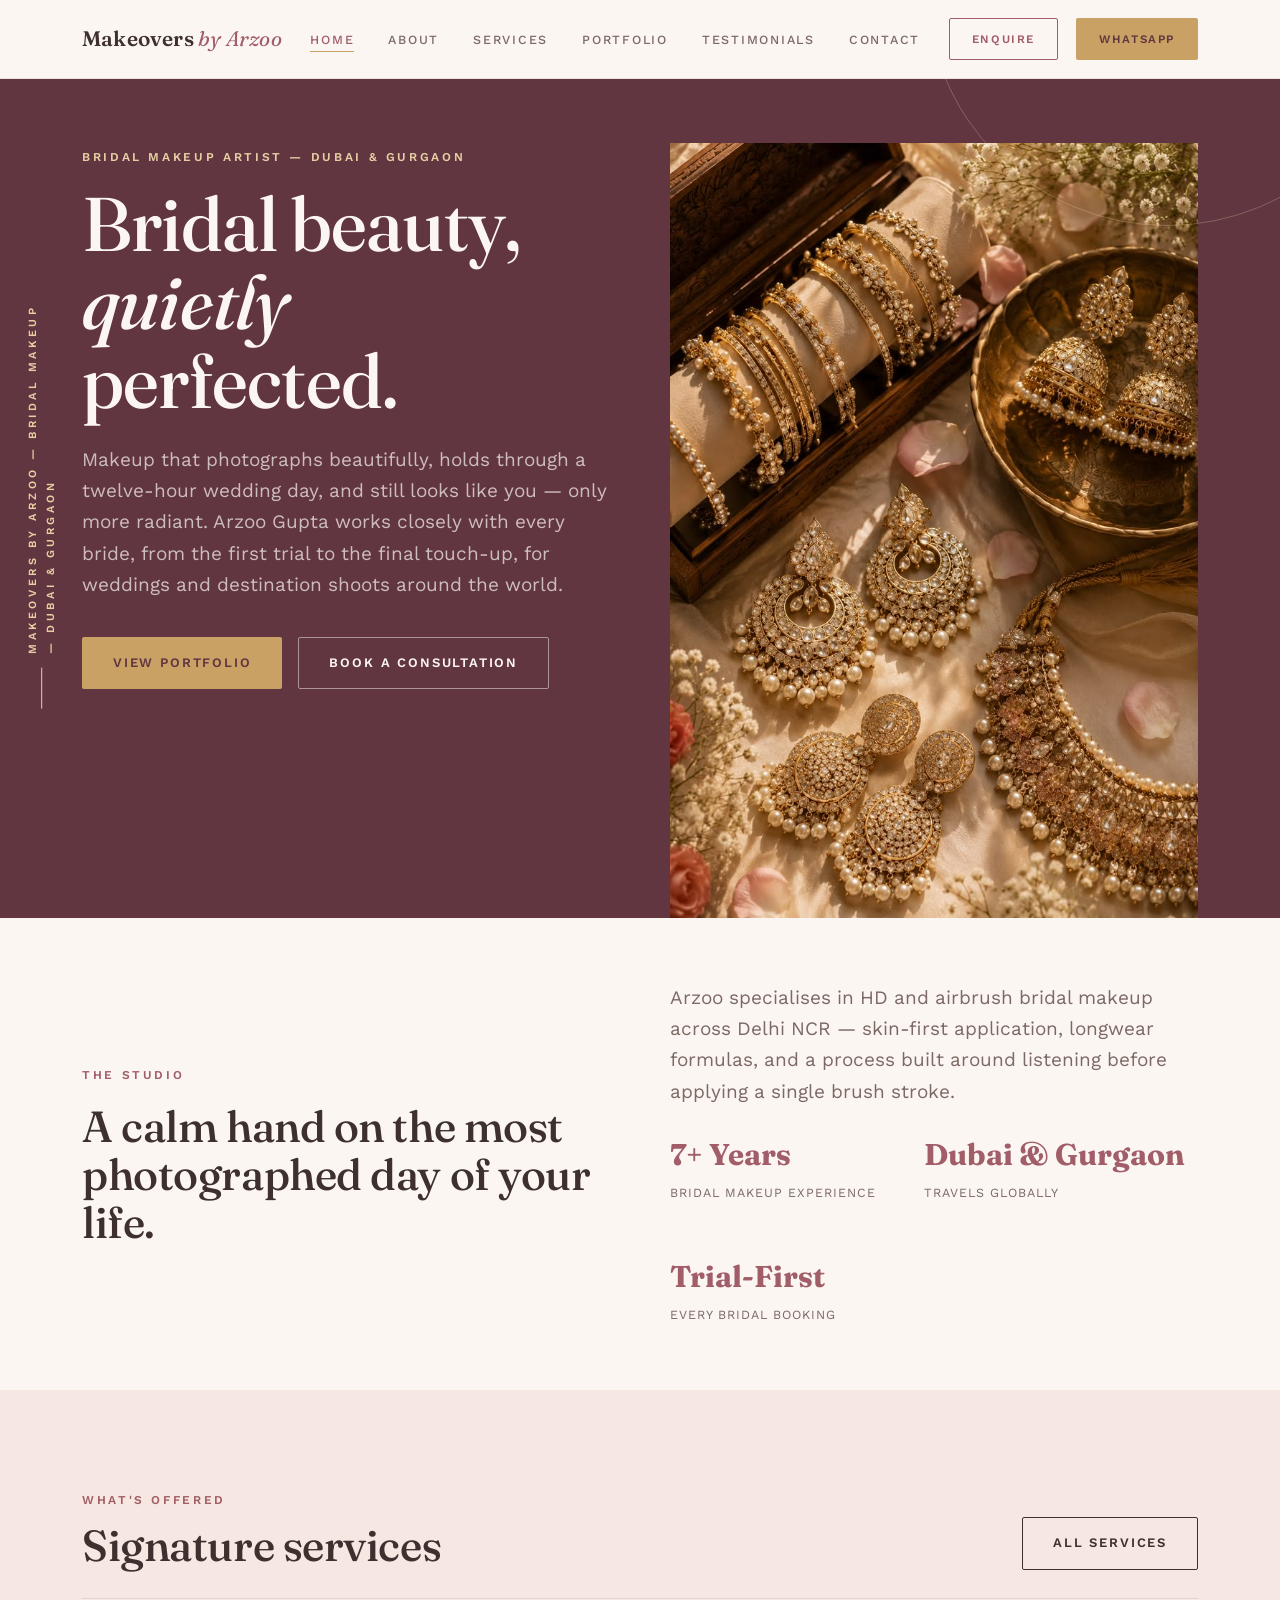
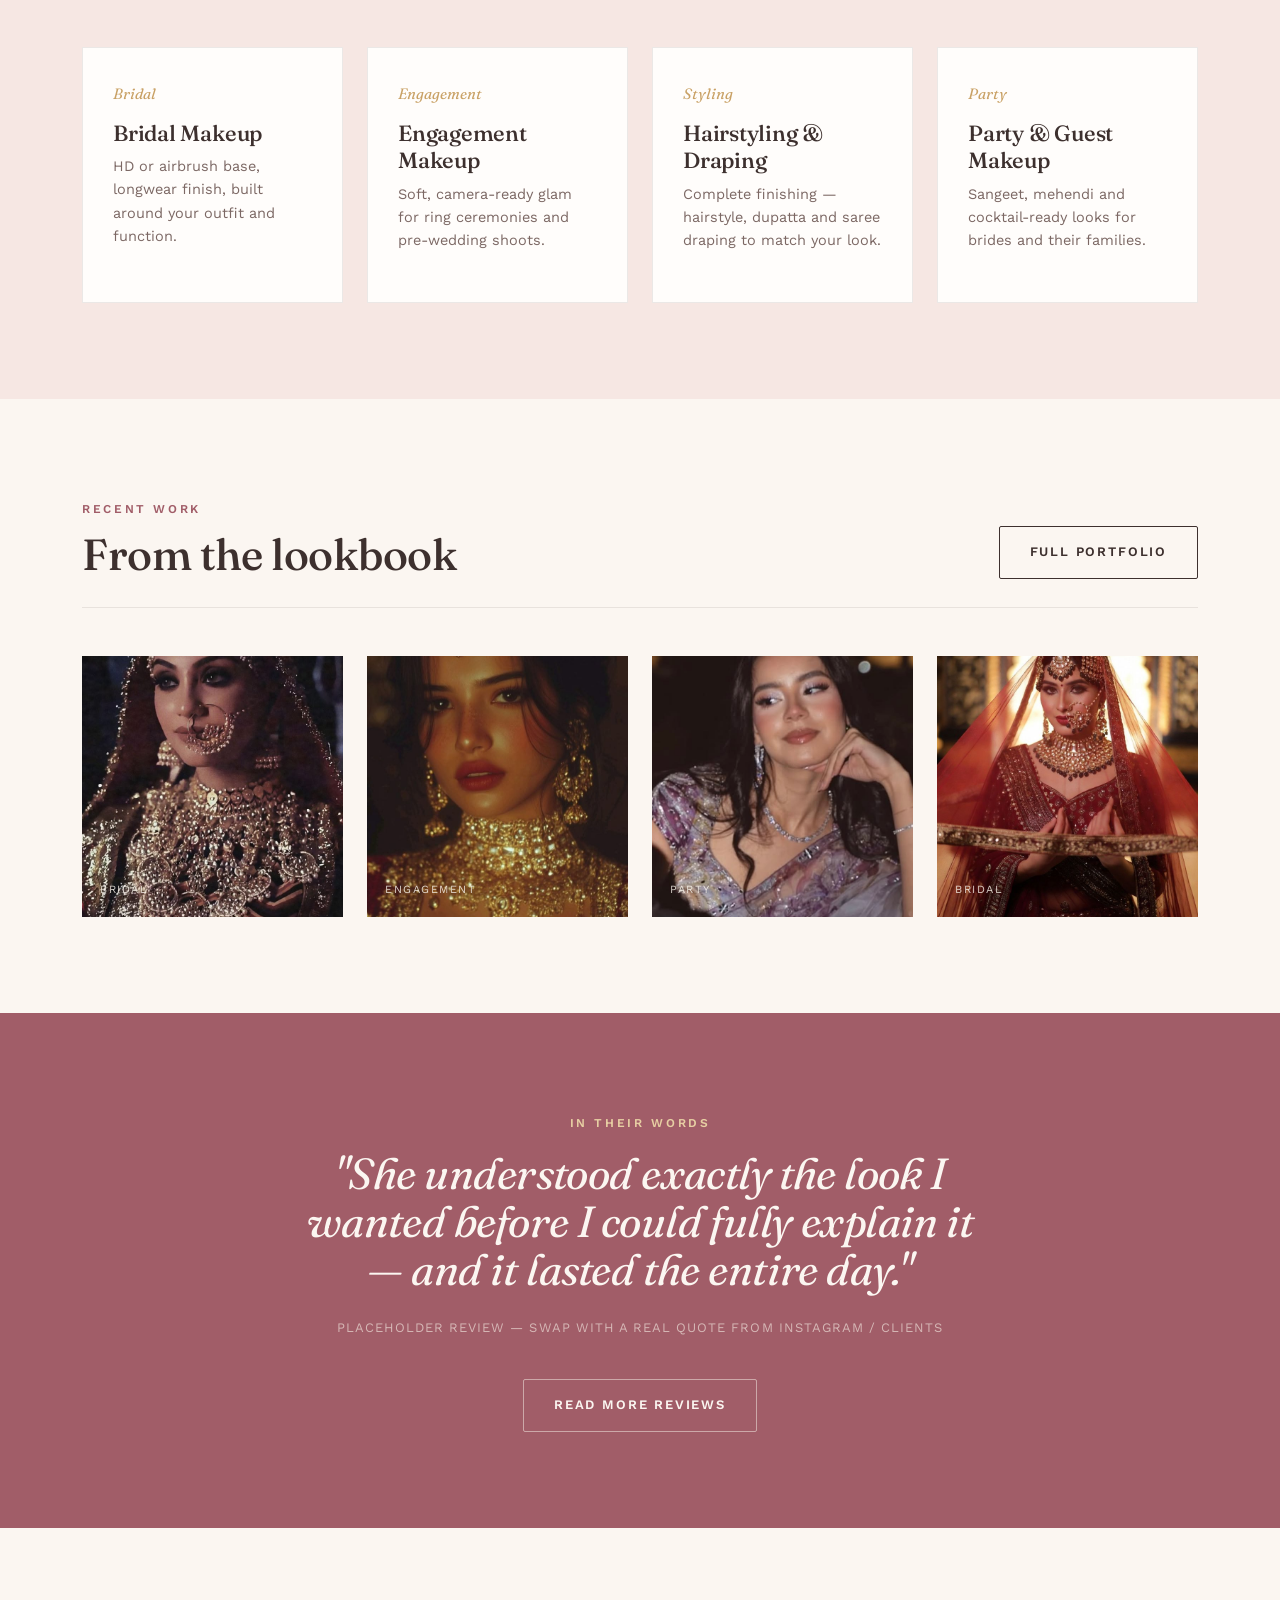
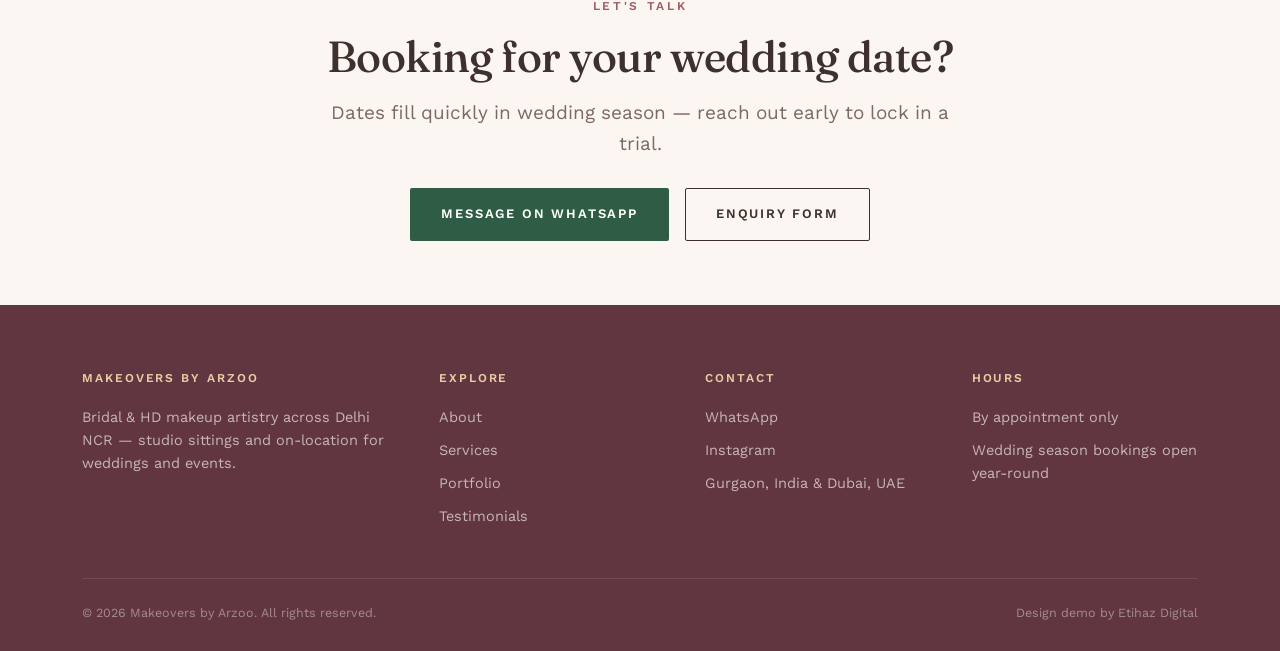
<file: index.html>
<!DOCTYPE html>
<html lang="en">
<head>
<meta charset="UTF-8">
<meta name="viewport" content="width=device-width, initial-scale=1.0">
<title>Makeovers by Arzoo — Bridal &amp; HD Makeup Artist, Delhi NCR</title>
<meta name="description" content="Makeovers by Arzoo — bridal, engagement and party makeup artistry in Delhi NCR. HD and airbrush finishes built to last through every function.">
<link rel="stylesheet" href="assets/styles.css">
</head>
<body>

<header class="site-header">
  <nav class="nav">
    <a href="index.html" class="logo"><b>Makeovers</b> <em>by Arzoo</em></a>
    <ul class="nav-links">
      <li><a href="index.html">Home</a></li>
      <li><a href="about.html">About</a></li>
      <li><a href="services.html">Services</a></li>
      <li><a href="portfolio.html">Portfolio</a></li>
      <li><a href="testimonials.html">Testimonials</a></li>
      <li><a href="contact.html">Contact</a></li>
    </ul>
    <div class="nav-cta">
      <a href="contact.html" class="btn btn-ghost on-dark">Enquire</a>
      <a href="https://wa.me/919996642716" class="btn btn-gold" target="_blank" rel="noopener">WhatsApp</a>
    </div>
    <button class="hamburger" aria-label="Open menu"><span></span><span></span><span></span></button>
  </nav>
</header>

<div class="mobile-menu">
  <button class="close-btn" aria-label="Close menu">&times;</button>
  <a href="index.html">Home</a>
  <a href="about.html">About</a>
  <a href="services.html">Services</a>
  <a href="portfolio.html">Portfolio</a>
  <a href="testimonials.html">Testimonials</a>
  <a href="contact.html">Contact</a>
</div>

<!-- HERO -->
<section class="page-hero" style="padding-top:64px; padding-bottom:0;">
  <span class="spine">Makeovers by Arzoo — Bridal Makeup — Dubai &amp; Gurgaon</span>
  <div class="wrap">
    <div class="grid-2" style="align-items:stretch;">
      <div style="padding-bottom:72px;">
        <span class="eyebrow">Bridal Makeup Artist — Dubai &amp; Gurgaon</span>
        <h1 class="mt-16">Bridal beauty,<br><em>quietly</em> perfected.</h1>
        <p class="lede mt-24">Makeup that photographs beautifully, holds through a twelve‑hour wedding day, and still looks like you — only more radiant. Arzoo Gupta works closely with every bride, from the first trial to the final touch‑up, for weddings and destination shoots around the world.</p>
        <div class="btn-row" style="display:flex; gap:16px; margin-top:36px; flex-wrap:wrap;">
          <a href="portfolio.html" class="btn btn-gold">View Portfolio</a>
          <a href="contact.html" class="btn btn-ghost on-dark">Book a Consultation</a>
        </div>
      </div>
      <div class="art-tile tall" style="align-self:end;">
        <img src="assets/images/hero-portrait.jpg" alt="Bridal look by Makeovers by Arzoo" loading="lazy" onerror="this.remove()">
        <span class="tag"></span>
      </div>
    </div>
  </div>
</section>

<!-- INTRO / STATS -->
<section class="section-tight">
  <div class="wrap grid-2">
    <div>
      <span class="eyebrow">The Studio</span>
      <h2 class="mt-16">A calm hand on the most photographed day of your life.</h2>
    </div>
    <div>
      <p class="lede">Arzoo specialises in HD and airbrush bridal makeup across Delhi NCR — skin‑first application, longwear formulas, and a process built around listening before applying a single brush stroke.</p>
      <div class="stat-row mt-24">
        <div class="stat"><b>7+ Years</b><span>Bridal Makeup Experience</span></div>
        <div class="stat"><b>Dubai &amp; Gurgaon</b><span>Travels Globally</span></div>
        <div class="stat"><b>Trial‑First</b><span>Every Bridal Booking</span></div>
      </div>
    </div>
  </div>
</section>

<!-- SERVICES PREVIEW -->
<section class="on-ivory-2">
  <div class="wrap">
    <div class="section-head">
      <div>
        <span class="eyebrow">What's Offered</span>
        <h2>Signature services</h2>
      </div>
      <a href="services.html" class="btn btn-ghost">All Services</a>
    </div>
    <div class="grid-4">
      <div class="card">
        <span class="num">Bridal</span>
        <h3>Bridal Makeup</h3>
        <p class="mt-8" style="font-size:14.5px;">HD or airbrush base, longwear finish, built around your outfit and function.</p>
      </div>
      <div class="card">
        <span class="num">Engagement</span>
        <h3>Engagement Makeup</h3>
        <p class="mt-8" style="font-size:14.5px;">Soft, camera‑ready glam for ring ceremonies and pre‑wedding shoots.</p>
      </div>
      <div class="card">
        <span class="num">Styling</span>
        <h3>Hairstyling &amp; Draping</h3>
        <p class="mt-8" style="font-size:14.5px;">Complete finishing — hairstyle, dupatta and saree draping to match your look.</p>
      </div>
      <div class="card">
        <span class="num">Party</span>
        <h3>Party &amp; Guest Makeup</h3>
        <p class="mt-8" style="font-size:14.5px;">Sangeet, mehendi and cocktail‑ready looks for brides and their families.</p>
      </div>
    </div>
  </div>
</section>

<!-- PORTFOLIO TEASER -->
<section>
  <div class="wrap">
    <div class="section-head">
      <div>
        <span class="eyebrow">Recent Work</span>
        <h2>From the lookbook</h2>
      </div>
      <a href="portfolio.html" class="btn btn-ghost">Full Portfolio</a>
    </div>
    <div class="grid-4">
      <div class="art-tile square"><img src="assets/images/bridal-1.jpg" alt="Bridal look" loading="lazy" onerror="this.remove()"><span class="tag">Bridal</span></div>
      <div class="art-tile square"><img src="assets/images/engagement-1.jpg" alt="Engagement look" loading="lazy" onerror="this.remove()"><span class="tag">Engagement</span></div>
      <div class="art-tile square"><img src="assets/images/party-1.jpg" alt="Party look" loading="lazy" onerror="this.remove()"><span class="tag">Party</span></div>
      <div class="art-tile square"><img src="assets/images/bridal-2.jpg" alt="Bridal look" loading="lazy" onerror="this.remove()"><span class="tag">Bridal</span></div>
    </div>
  </div>
</section>

<!-- TESTIMONIAL -->
<section class="on-wine">
  <div class="wrap center" style="max-width:760px;">
    <span class="eyebrow on-dark">In Their Words</span>
    <h2 class="mt-16" style="font-style:italic; font-weight:400;">"She understood exactly the look I wanted before I could fully explain it — and it lasted the entire day."</h2>
    <p class="mt-24" style="color:rgba(248,243,234,0.6); font-size:13px; letter-spacing:0.08em; text-transform:uppercase;">Placeholder review — swap with a real quote from Instagram / clients</p>
    <a href="testimonials.html" class="btn btn-ghost on-dark mt-24" style="display:inline-flex;">Read More Reviews</a>
  </div>
</section>

<!-- CTA -->
<section class="section-tight">
  <div class="wrap" style="text-align:center;">
    <span class="eyebrow">Let's Talk</span>
    <h2 class="mt-16">Booking for your wedding date?</h2>
    <p class="lede center mt-16">Dates fill quickly in wedding season — reach out early to lock in a trial.</p>
    <div class="btn-row" style="display:flex; gap:16px; justify-content:center; margin-top:28px; flex-wrap:wrap;">
      <a href="https://wa.me/919996642716" class="btn btn-wa" target="_blank" rel="noopener">Message on WhatsApp</a>
      <a href="contact.html" class="btn btn-ghost">Enquiry Form</a>
    </div>
  </div>
</section>

<footer>
  <div class="wrap">
    <div class="footer-grid">
      <div>
        <h4>Makeovers by Arzoo</h4>
        <p>Bridal &amp; HD makeup artistry across Delhi NCR — studio sittings and on‑location for weddings and events.</p>
      </div>
      <div>
        <h4>Explore</h4>
        <a href="about.html" style="display:block;">About</a>
        <a href="services.html" style="display:block;">Services</a>
        <a href="portfolio.html" style="display:block;">Portfolio</a>
        <a href="testimonials.html" style="display:block;">Testimonials</a>
      </div>
      <div>
        <h4>Contact</h4>
        <a href="https://wa.me/919996642716" style="display:block;">WhatsApp</a>
        <a href="https://www.instagram.com/makeoversbyarzoo" style="display:block;" target="_blank" rel="noopener">Instagram</a>
        <p>Gurgaon, India &amp; Dubai, UAE</p>
      </div>
      <div>
        <h4>Hours</h4>
        <p>By appointment only</p>
        <p>Wedding season bookings open year‑round</p>
      </div>
    </div>
    <div class="footer-bottom">
      <span>&copy; 2026 Makeovers by Arzoo. All rights reserved.</span>
      <span>Design demo by Etihaz Digital</span>
    </div>
  </div>
</footer>

<script src="assets/script.js"></script>
</body>
</html>
</file>
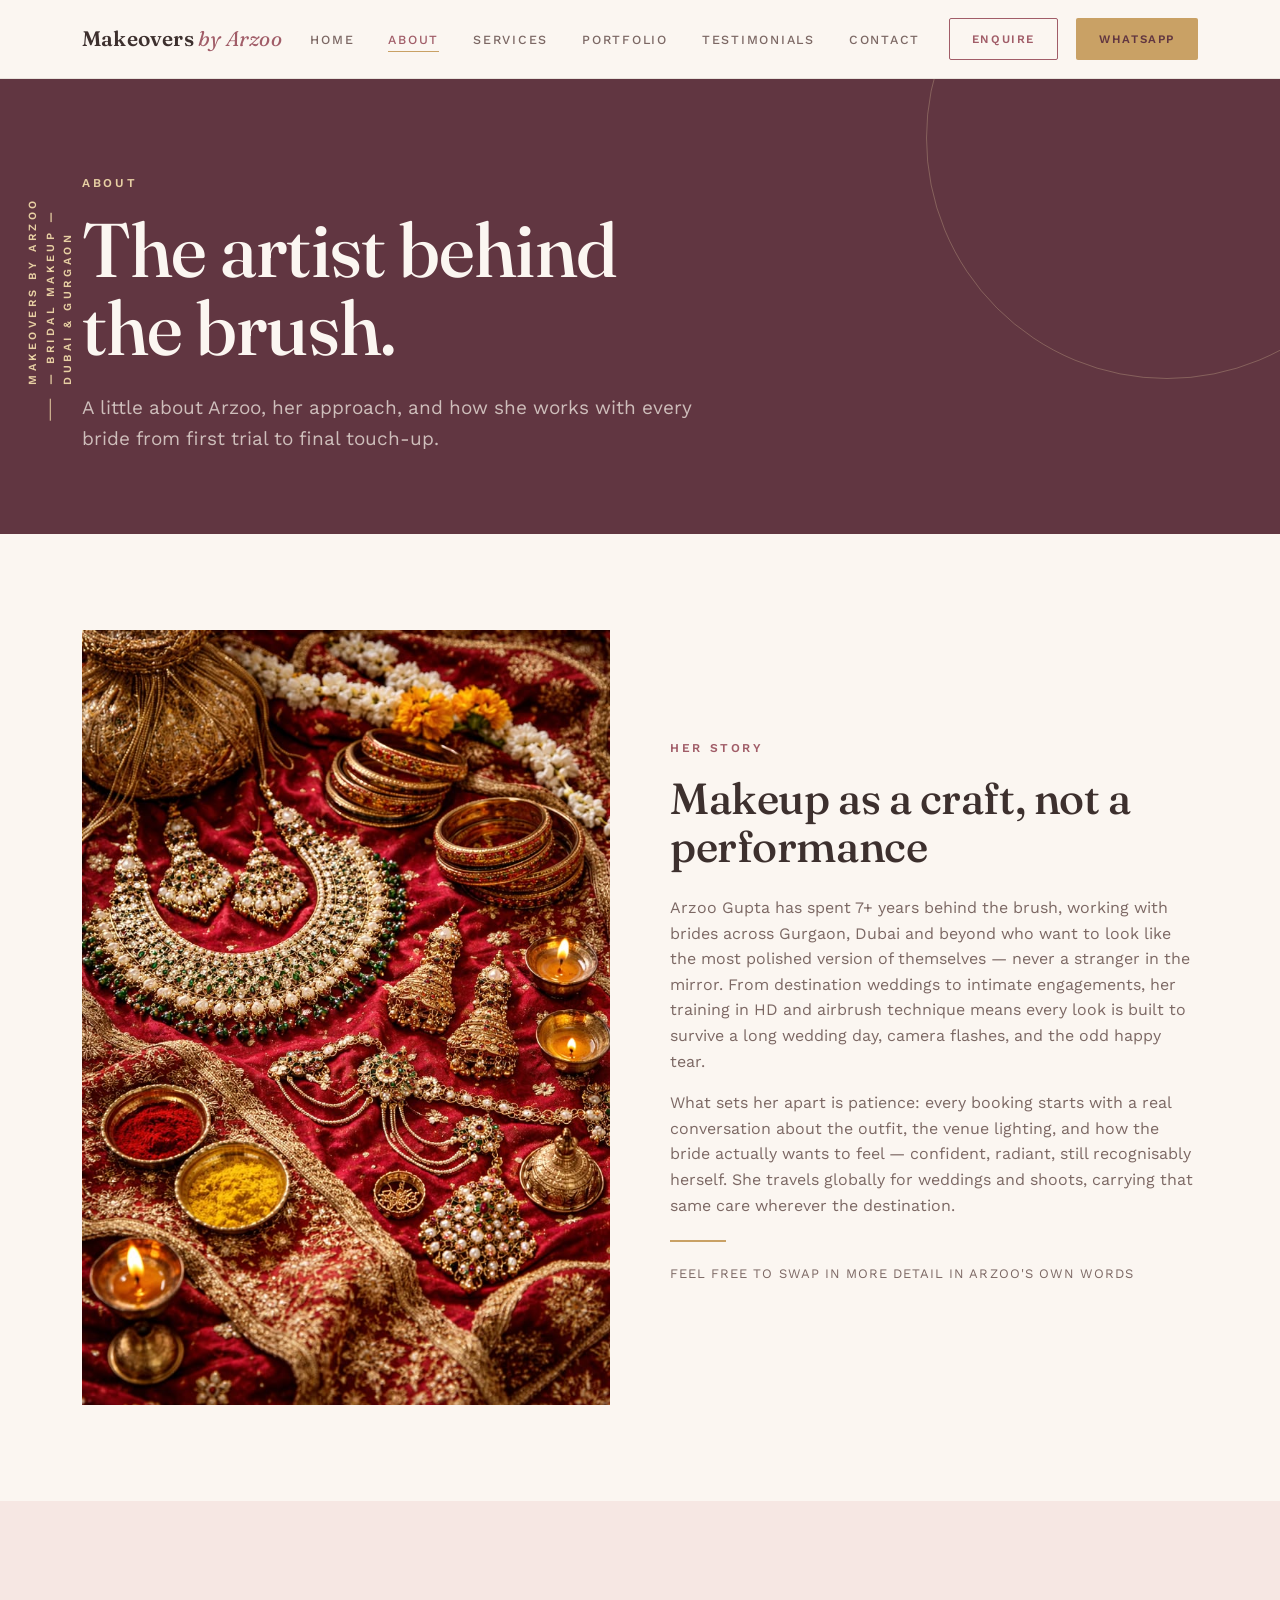
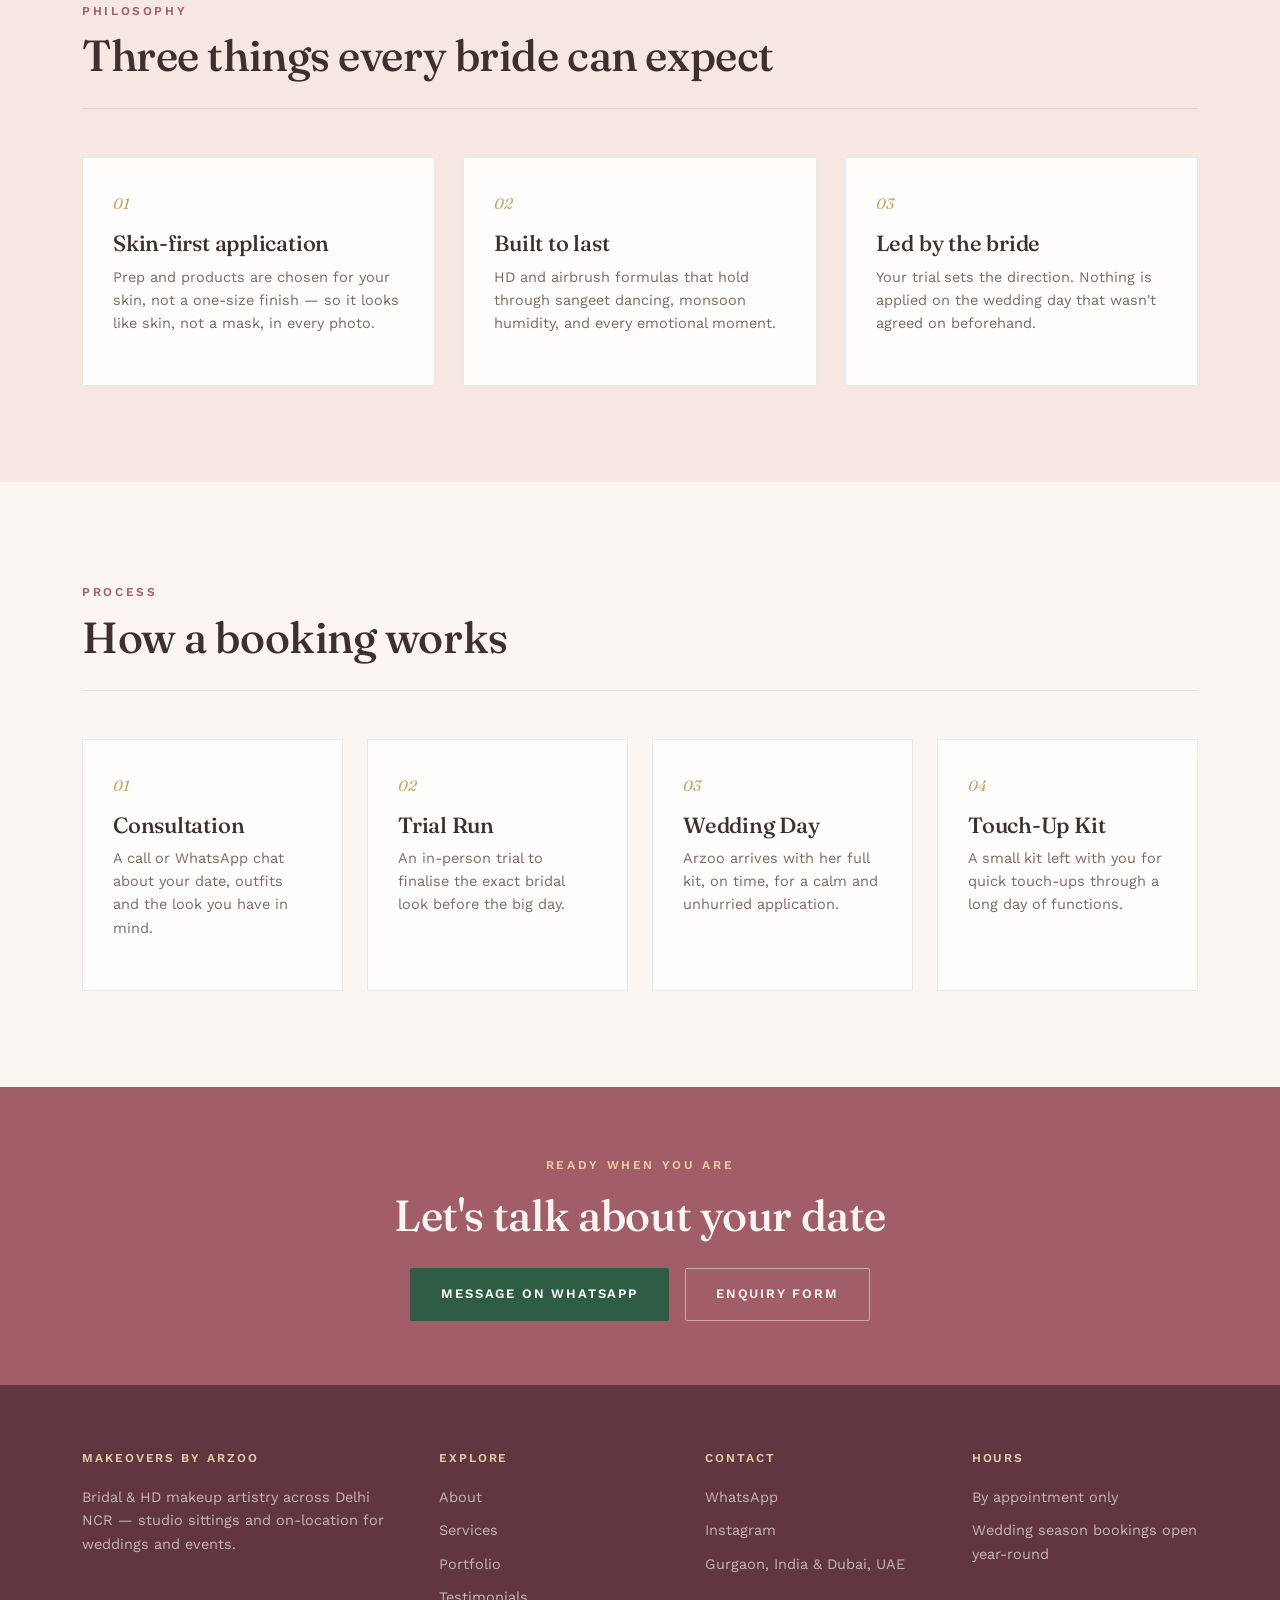
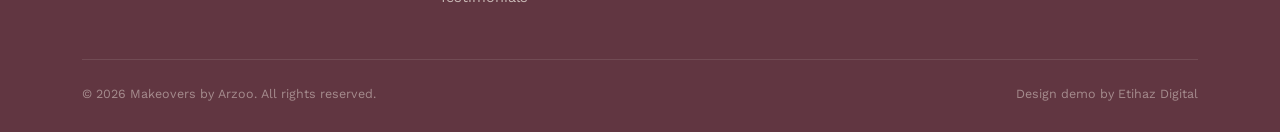
<file: about.html>
<!DOCTYPE html>
<html lang="en">
<head>
<meta charset="UTF-8">
<meta name="viewport" content="width=device-width, initial-scale=1.0">
<title>About Arzoo — Makeovers by Arzoo</title>
<link rel="stylesheet" href="assets/styles.css">
</head>
<body>

<header class="site-header">
  <nav class="nav">
    <a href="index.html" class="logo"><b>Makeovers</b> <em>by Arzoo</em></a>
    <ul class="nav-links">
      <li><a href="index.html">Home</a></li>
      <li><a href="about.html">About</a></li>
      <li><a href="services.html">Services</a></li>
      <li><a href="portfolio.html">Portfolio</a></li>
      <li><a href="testimonials.html">Testimonials</a></li>
      <li><a href="contact.html">Contact</a></li>
    </ul>
    <div class="nav-cta">
      <a href="contact.html" class="btn btn-ghost on-dark">Enquire</a>
      <a href="https://wa.me/919996642716" class="btn btn-gold" target="_blank" rel="noopener">WhatsApp</a>
    </div>
    <button class="hamburger" aria-label="Open menu"><span></span><span></span><span></span></button>
  </nav>
</header>

<div class="mobile-menu">
  <button class="close-btn" aria-label="Close menu">&times;</button>
  <a href="index.html">Home</a>
  <a href="about.html">About</a>
  <a href="services.html">Services</a>
  <a href="portfolio.html">Portfolio</a>
  <a href="testimonials.html">Testimonials</a>
  <a href="contact.html">Contact</a>
</div>

<section class="page-hero">
  <span class="spine">Makeovers by Arzoo — Bridal Makeup — Dubai &amp; Gurgaon</span>
  <div class="wrap">
    <span class="eyebrow">About</span>
    <h1 class="mt-16">The artist behind<br>the brush.</h1>
    <p class="lede mt-24">A little about Arzoo, her approach, and how she works with every bride from first trial to final touch‑up.</p>
  </div>
</section>

<section>
  <div class="wrap grid-2">
    <div class="art-tile tall"><img src="assets/images/about-portrait.jpg" alt="Arzoo Gupta, makeup artist" loading="lazy" onerror="this.remove()"><span class="tag"></span></div>
    <div>
      <span class="eyebrow">Her Story</span>
      <h2 class="mt-16">Makeup as a craft, not a performance</h2>
      <p class="mt-24">Arzoo Gupta has spent 7+ years behind the brush, working with brides across Gurgaon, Dubai and beyond who want to look like the most polished version of themselves — never a stranger in the mirror. From destination weddings to intimate engagements, her training in HD and airbrush technique means every look is built to survive a long wedding day, camera flashes, and the odd happy tear.</p>
      <p>What sets her apart is patience: every booking starts with a real conversation about the outfit, the venue lighting, and how the bride actually wants to feel — confident, radiant, still recognisably herself. She travels globally for weddings and shoots, carrying that same care wherever the destination.</p>
      <hr class="rule-gold">
      <p style="font-size:13px; letter-spacing:0.08em; text-transform:uppercase; color:var(--ink-soft);">Feel free to swap in more detail in Arzoo's own words</p>
    </div>
  </div>
</section>

<section class="on-ivory-2">
  <div class="wrap">
    <div class="section-head">
      <div>
        <span class="eyebrow">Philosophy</span>
        <h2>Three things every bride can expect</h2>
      </div>
    </div>
    <div class="grid-3">
      <div class="card">
        <span class="num">01</span>
        <h3>Skin‑first application</h3>
        <p class="mt-8" style="font-size:14.5px;">Prep and products are chosen for your skin, not a one‑size finish — so it looks like skin, not a mask, in every photo.</p>
      </div>
      <div class="card">
        <span class="num">02</span>
        <h3>Built to last</h3>
        <p class="mt-8" style="font-size:14.5px;">HD and airbrush formulas that hold through sangeet dancing, monsoon humidity, and every emotional moment.</p>
      </div>
      <div class="card">
        <span class="num">03</span>
        <h3>Led by the bride</h3>
        <p class="mt-8" style="font-size:14.5px;">Your trial sets the direction. Nothing is applied on the wedding day that wasn't agreed on beforehand.</p>
      </div>
    </div>
  </div>
</section>

<section>
  <div class="wrap">
    <div class="section-head">
      <div>
        <span class="eyebrow">Process</span>
        <h2>How a booking works</h2>
      </div>
    </div>
    <div class="grid-4">
      <div class="card">
        <span class="num">01</span>
        <h3>Consultation</h3>
        <p class="mt-8" style="font-size:14.5px;">A call or WhatsApp chat about your date, outfits and the look you have in mind.</p>
      </div>
      <div class="card">
        <span class="num">02</span>
        <h3>Trial Run</h3>
        <p class="mt-8" style="font-size:14.5px;">An in‑person trial to finalise the exact bridal look before the big day.</p>
      </div>
      <div class="card">
        <span class="num">03</span>
        <h3>Wedding Day</h3>
        <p class="mt-8" style="font-size:14.5px;">Arzoo arrives with her full kit, on time, for a calm and unhurried application.</p>
      </div>
      <div class="card">
        <span class="num">04</span>
        <h3>Touch‑Up Kit</h3>
        <p class="mt-8" style="font-size:14.5px;">A small kit left with you for quick touch‑ups through a long day of functions.</p>
      </div>
    </div>
  </div>
</section>

<section class="on-wine section-tight">
  <div class="wrap" style="text-align:center;">
    <span class="eyebrow on-dark">Ready When You Are</span>
    <h2 class="mt-16">Let's talk about your date</h2>
    <div class="btn-row" style="display:flex; gap:16px; justify-content:center; margin-top:28px; flex-wrap:wrap;">
      <a href="https://wa.me/919996642716" class="btn btn-wa" target="_blank" rel="noopener">Message on WhatsApp</a>
      <a href="contact.html" class="btn btn-ghost on-dark">Enquiry Form</a>
    </div>
  </div>
</section>

<footer>
  <div class="wrap">
    <div class="footer-grid">
      <div>
        <h4>Makeovers by Arzoo</h4>
        <p>Bridal &amp; HD makeup artistry across Delhi NCR — studio sittings and on‑location for weddings and events.</p>
      </div>
      <div>
        <h4>Explore</h4>
        <a href="about.html" style="display:block;">About</a>
        <a href="services.html" style="display:block;">Services</a>
        <a href="portfolio.html" style="display:block;">Portfolio</a>
        <a href="testimonials.html" style="display:block;">Testimonials</a>
      </div>
      <div>
        <h4>Contact</h4>
        <a href="https://wa.me/919996642716" style="display:block;">WhatsApp</a>
        <a href="https://www.instagram.com/makeoversbyarzoo" style="display:block;" target="_blank" rel="noopener">Instagram</a>
        <p>Gurgaon, India &amp; Dubai, UAE</p>
      </div>
      <div>
        <h4>Hours</h4>
        <p>By appointment only</p>
        <p>Wedding season bookings open year‑round</p>
      </div>
    </div>
    <div class="footer-bottom">
      <span>&copy; 2026 Makeovers by Arzoo. All rights reserved.</span>
      <span>Design demo by Etihaz Digital</span>
    </div>
  </div>
</footer>

<script src="assets/script.js"></script>
</body>
</html>
</file>
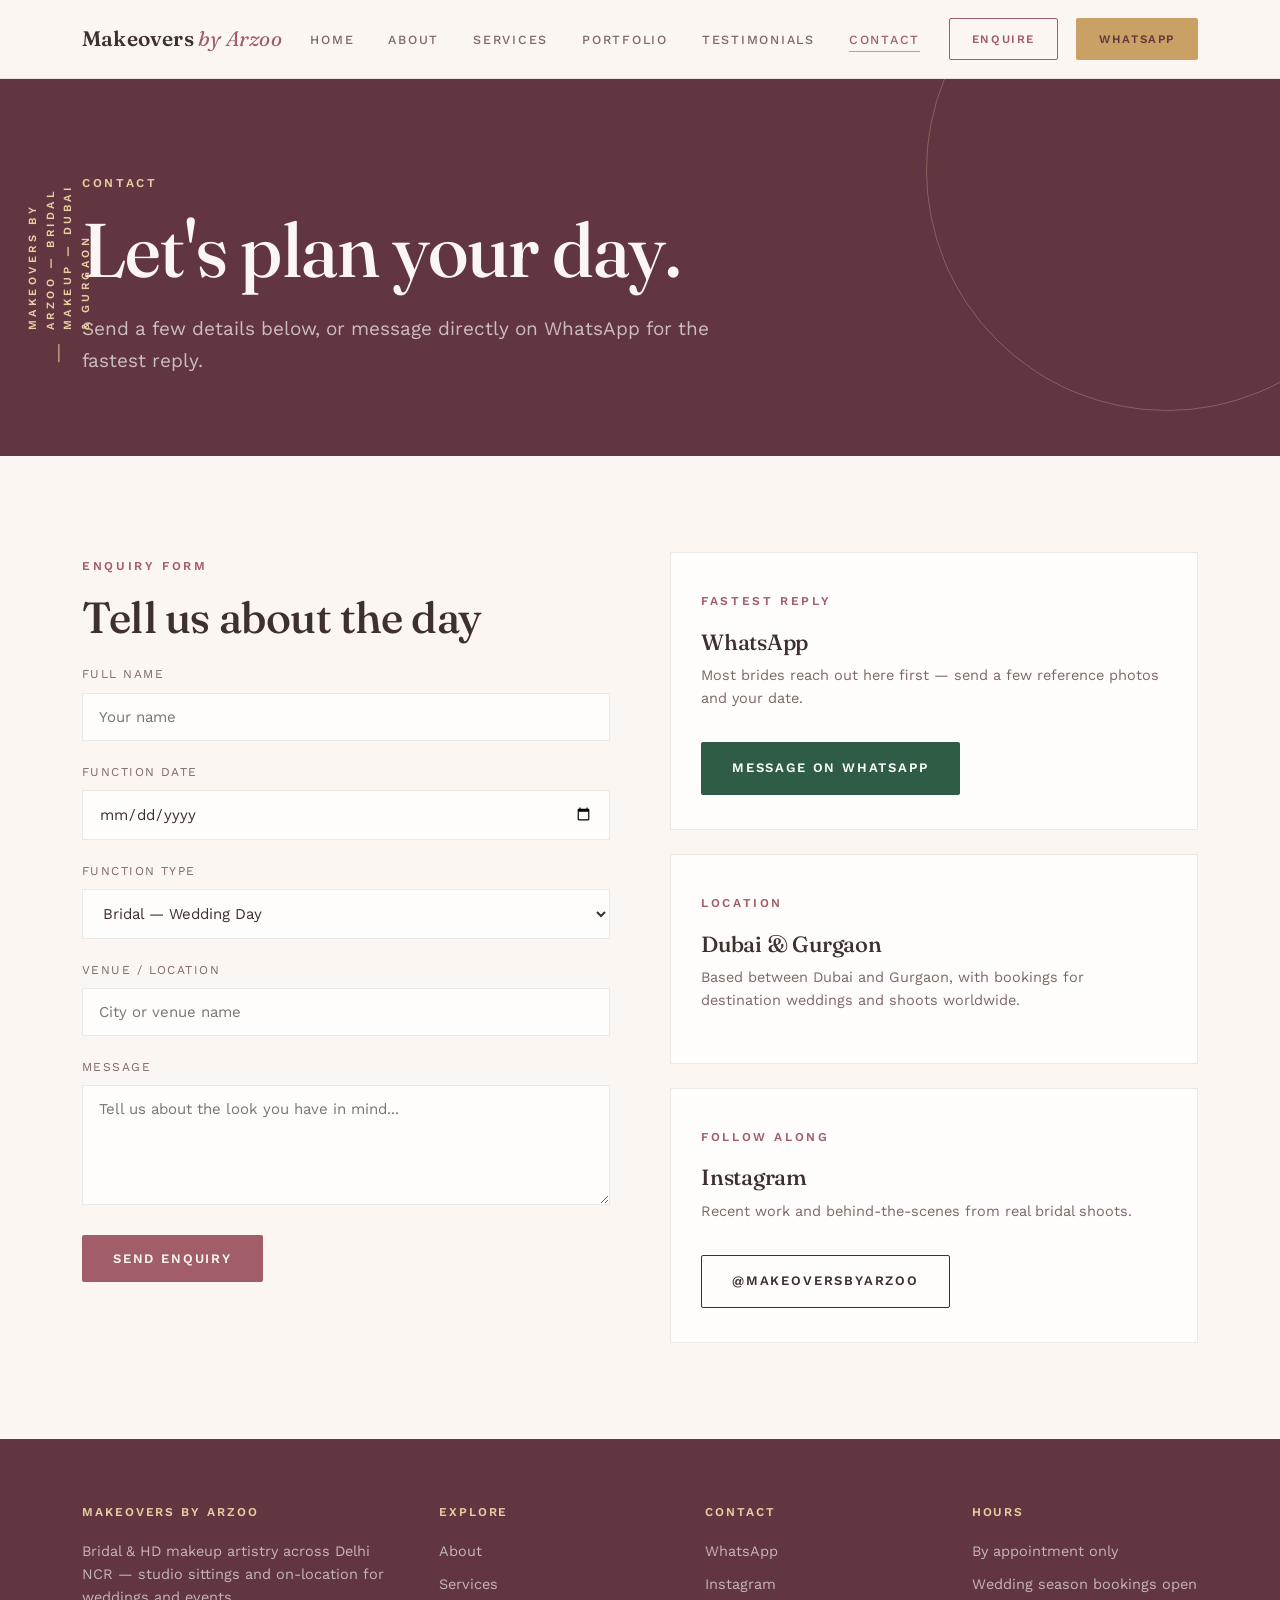
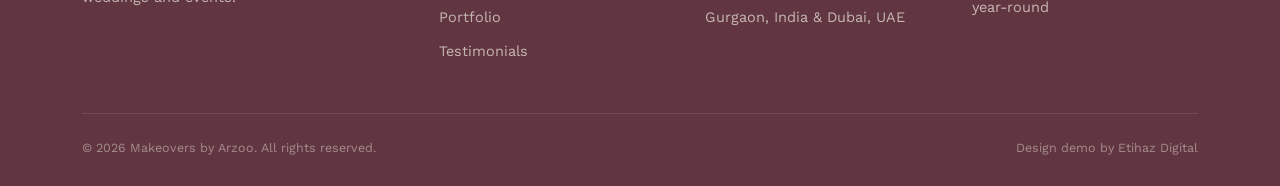
<file: contact.html>
<!DOCTYPE html>
<html lang="en">
<head>
<meta charset="UTF-8">
<meta name="viewport" content="width=device-width, initial-scale=1.0">
<title>Contact — Makeovers by Arzoo</title>
<link rel="stylesheet" href="assets/styles.css">
<style>
  .field{ margin-bottom: 22px; }
  .field label{ display:block; font-size:12px; letter-spacing:0.12em; text-transform:uppercase; color:var(--ink-soft); margin-bottom:8px; }
  .field input, .field select, .field textarea{
    width:100%; border:1px solid var(--line); background:var(--card); padding:14px 16px;
    font-family: var(--body); font-size:15px; color:var(--ink);
  }
  .field textarea{ resize:vertical; min-height:120px; }
  #form-note{ display:none; margin-top:16px; padding:14px 16px; background:var(--ivory-2); border-left:3px solid var(--gold); font-size:14px; }
</style>
</head>
<body>

<header class="site-header">
  <nav class="nav">
    <a href="index.html" class="logo"><b>Makeovers</b> <em>by Arzoo</em></a>
    <ul class="nav-links">
      <li><a href="index.html">Home</a></li>
      <li><a href="about.html">About</a></li>
      <li><a href="services.html">Services</a></li>
      <li><a href="portfolio.html">Portfolio</a></li>
      <li><a href="testimonials.html">Testimonials</a></li>
      <li><a href="contact.html">Contact</a></li>
    </ul>
    <div class="nav-cta">
      <a href="contact.html" class="btn btn-ghost on-dark">Enquire</a>
      <a href="https://wa.me/919996642716" class="btn btn-gold" target="_blank" rel="noopener">WhatsApp</a>
    </div>
    <button class="hamburger" aria-label="Open menu"><span></span><span></span><span></span></button>
  </nav>
</header>

<div class="mobile-menu">
  <button class="close-btn" aria-label="Close menu">&times;</button>
  <a href="index.html">Home</a>
  <a href="about.html">About</a>
  <a href="services.html">Services</a>
  <a href="portfolio.html">Portfolio</a>
  <a href="testimonials.html">Testimonials</a>
  <a href="contact.html">Contact</a>
</div>

<section class="page-hero">
  <span class="spine">Makeovers by Arzoo — Bridal Makeup — Dubai &amp; Gurgaon</span>
  <div class="wrap">
    <span class="eyebrow">Contact</span>
    <h1 class="mt-16">Let's plan your day.</h1>
    <p class="lede mt-24">Send a few details below, or message directly on WhatsApp for the fastest reply.</p>
  </div>
</section>

<section>
  <div class="wrap grid-2" style="align-items:start;">
    <div>
      <span class="eyebrow">Enquiry Form</span>
      <h2 class="mt-16">Tell us about the day</h2>
      <form id="contact-form" class="mt-24">
        <div class="field">
          <label for="name">Full name</label>
          <input type="text" id="name" name="name" placeholder="Your name" required>
        </div>
        <div class="field">
          <label for="date">Function date</label>
          <input type="date" id="date" name="date">
        </div>
        <div class="field">
          <label for="function">Function type</label>
          <select id="function" name="function">
            <option>Bridal — Wedding Day</option>
            <option>Engagement</option>
            <option>Sangeet / Mehendi</option>
            <option>Party / Guest Makeup</option>
            <option>Other</option>
          </select>
        </div>
        <div class="field">
          <label for="location">Venue / location</label>
          <input type="text" id="location" name="location" placeholder="City or venue name">
        </div>
        <div class="field">
          <label for="message">Message</label>
          <textarea id="message" name="message" placeholder="Tell us about the look you have in mind..."></textarea>
        </div>
        <button type="submit" class="btn btn-primary">Send Enquiry</button>
        <p id="form-note"></p>
      </form>
    </div>

    <div>
      <div class="card" style="margin-bottom:24px;">
        <span class="eyebrow">Fastest Reply</span>
        <h3 class="mt-16">WhatsApp</h3>
        <p class="mt-8" style="font-size:14.5px;">Most brides reach out here first — send a few reference photos and your date.</p>
        <a href="https://wa.me/919996642716" class="btn btn-wa mt-16" target="_blank" rel="noopener" style="display:inline-flex;">Message on WhatsApp</a>
      </div>
      <div class="card" style="margin-bottom:24px;">
        <span class="eyebrow">Location</span>
        <h3 class="mt-16">Dubai &amp; Gurgaon</h3>
        <p class="mt-8" style="font-size:14.5px;">Based between Dubai and Gurgaon, with bookings for destination weddings and shoots worldwide.</p>
      </div>
      <div class="card">
        <span class="eyebrow">Follow Along</span>
        <h3 class="mt-16">Instagram</h3>
        <p class="mt-8" style="font-size:14.5px;">Recent work and behind‑the‑scenes from real bridal shoots.</p>
        <a href="https://www.instagram.com/makeoversbyarzoo" class="btn btn-ghost mt-16" target="_blank" rel="noopener" style="display:inline-flex;">@makeoversbyarzoo</a>
      </div>
    </div>
  </div>
</section>

<footer>
  <div class="wrap">
    <div class="footer-grid">
      <div>
        <h4>Makeovers by Arzoo</h4>
        <p>Bridal &amp; HD makeup artistry across Delhi NCR — studio sittings and on‑location for weddings and events.</p>
      </div>
      <div>
        <h4>Explore</h4>
        <a href="about.html" style="display:block;">About</a>
        <a href="services.html" style="display:block;">Services</a>
        <a href="portfolio.html" style="display:block;">Portfolio</a>
        <a href="testimonials.html" style="display:block;">Testimonials</a>
      </div>
      <div>
        <h4>Contact</h4>
        <a href="https://wa.me/919996642716" style="display:block;">WhatsApp</a>
        <a href="https://www.instagram.com/makeoversbyarzoo" style="display:block;" target="_blank" rel="noopener">Instagram</a>
        <p>Gurgaon, India &amp; Dubai, UAE</p>
      </div>
      <div>
        <h4>Hours</h4>
        <p>By appointment only</p>
        <p>Wedding season bookings open year‑round</p>
      </div>
    </div>
    <div class="footer-bottom">
      <span>&copy; 2026 Makeovers by Arzoo. All rights reserved.</span>
      <span>Design demo by Etihaz Digital</span>
    </div>
  </div>
</footer>

<script src="assets/script.js"></script>
</body>
</html>
</file>
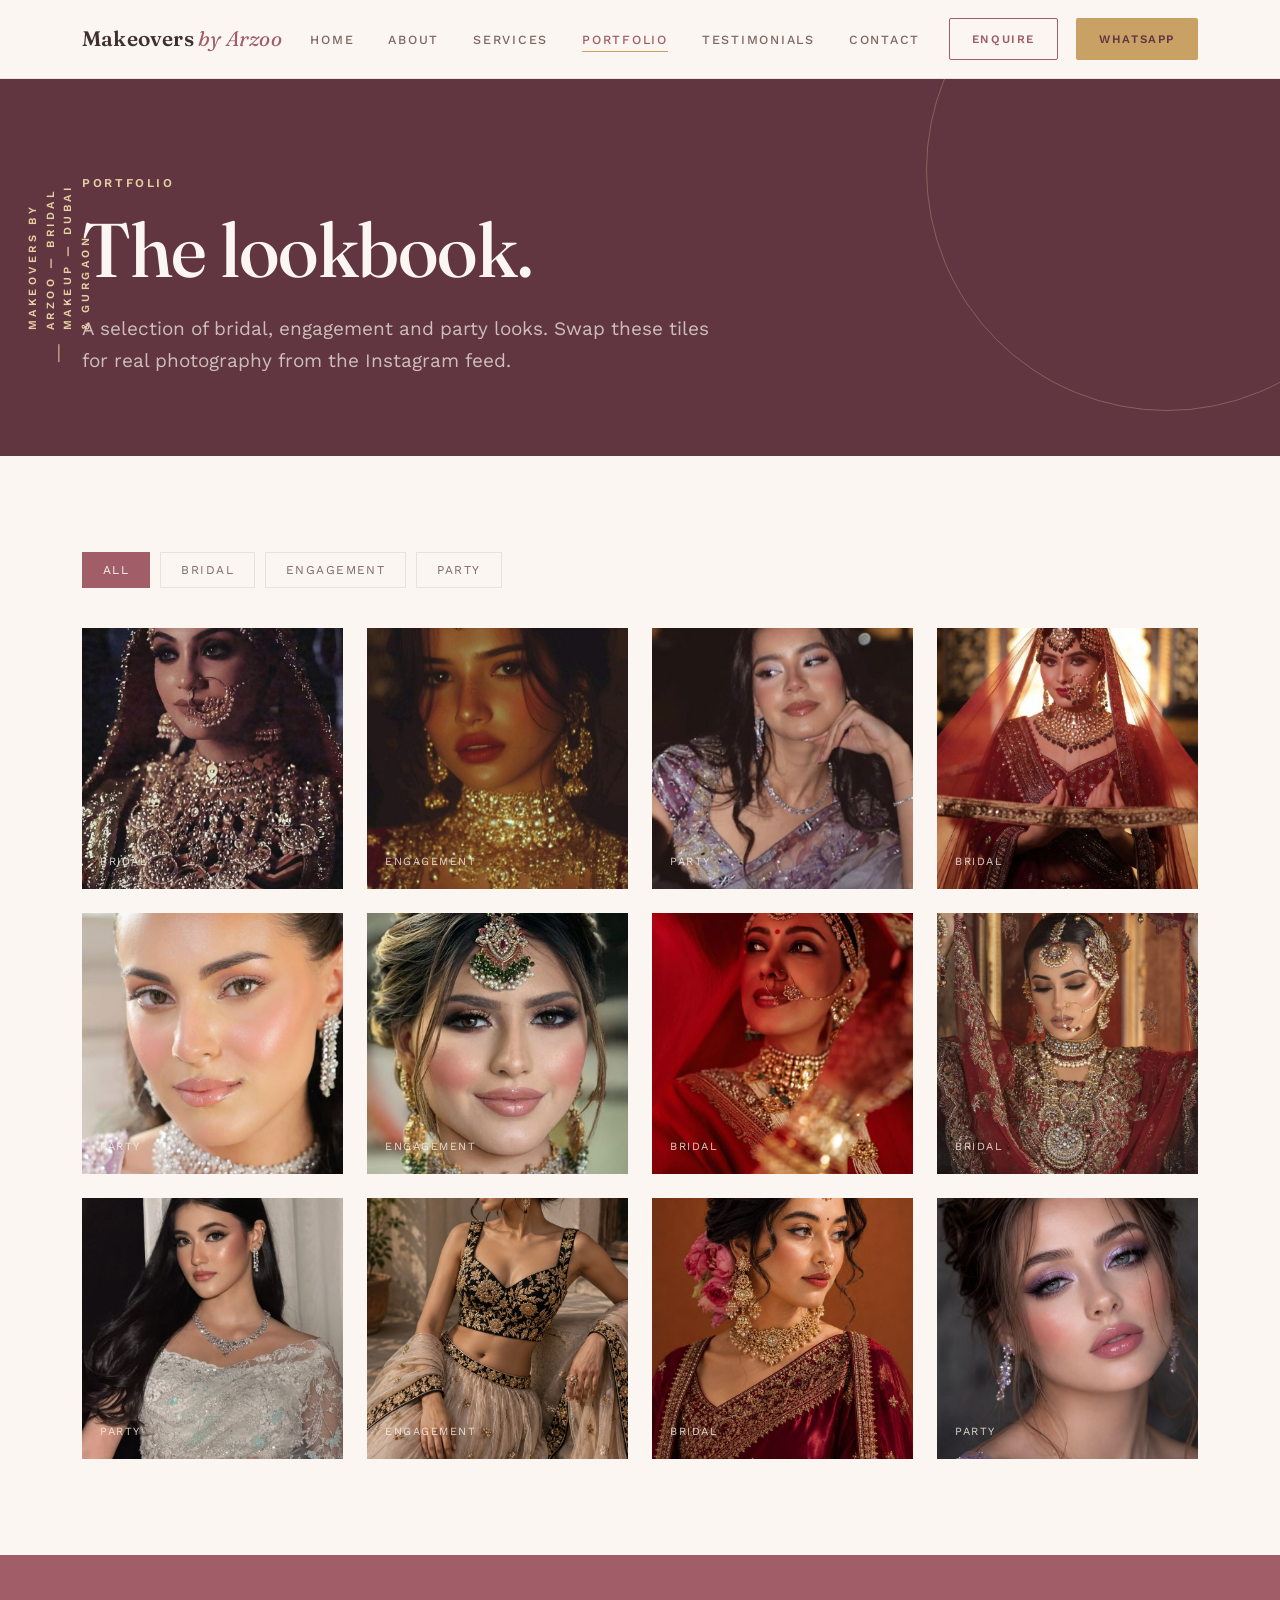
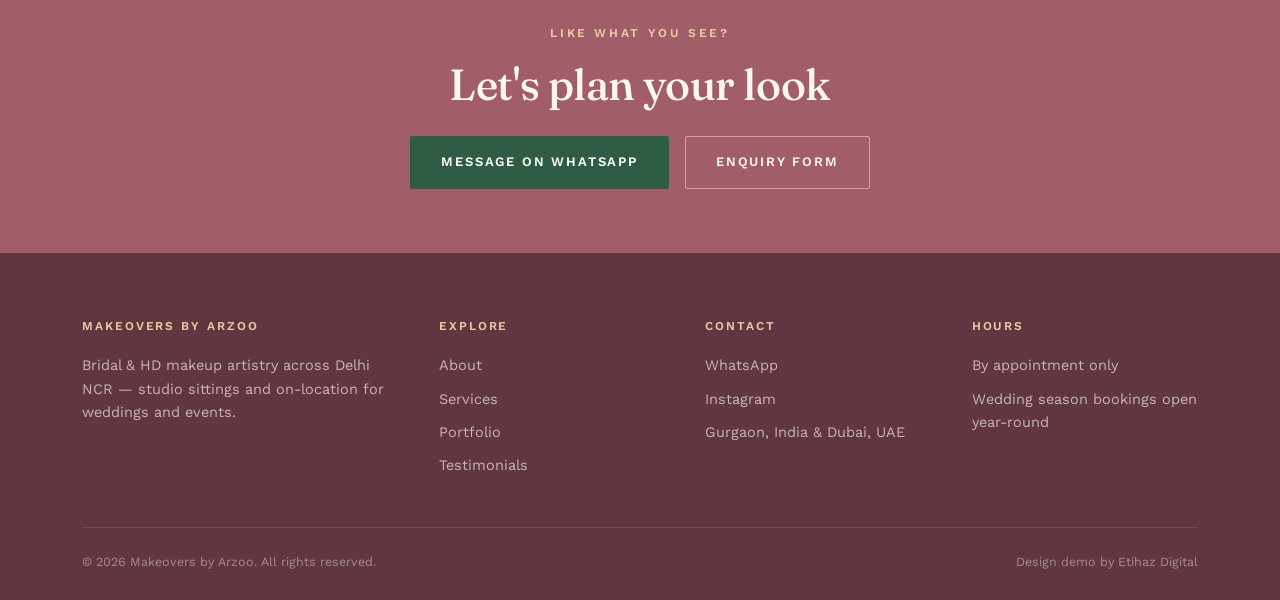
<file: portfolio.html>
<!DOCTYPE html>
<html lang="en">
<head>
<meta charset="UTF-8">
<meta name="viewport" content="width=device-width, initial-scale=1.0">
<title>Portfolio — Makeovers by Arzoo</title>
<link rel="stylesheet" href="assets/styles.css">
<style>
  .filters{ display:flex; gap:10px; flex-wrap:wrap; margin-bottom:40px; }
  .filter-btn{
    background:none; border:1px solid var(--line); padding:10px 20px;
    font-size:12px; letter-spacing:0.12em; text-transform:uppercase; color:var(--ink-soft);
  }
  .filter-btn.active{ background:var(--wine); border-color:var(--wine); color:var(--ivory); }
  .gallery-item{ cursor:pointer; }
</style>
</head>
<body>

<header class="site-header">
  <nav class="nav">
    <a href="index.html" class="logo"><b>Makeovers</b> <em>by Arzoo</em></a>
    <ul class="nav-links">
      <li><a href="index.html">Home</a></li>
      <li><a href="about.html">About</a></li>
      <li><a href="services.html">Services</a></li>
      <li><a href="portfolio.html">Portfolio</a></li>
      <li><a href="testimonials.html">Testimonials</a></li>
      <li><a href="contact.html">Contact</a></li>
    </ul>
    <div class="nav-cta">
      <a href="contact.html" class="btn btn-ghost on-dark">Enquire</a>
      <a href="https://wa.me/919996642716" class="btn btn-gold" target="_blank" rel="noopener">WhatsApp</a>
    </div>
    <button class="hamburger" aria-label="Open menu"><span></span><span></span><span></span></button>
  </nav>
</header>

<div class="mobile-menu">
  <button class="close-btn" aria-label="Close menu">&times;</button>
  <a href="index.html">Home</a>
  <a href="about.html">About</a>
  <a href="services.html">Services</a>
  <a href="portfolio.html">Portfolio</a>
  <a href="testimonials.html">Testimonials</a>
  <a href="contact.html">Contact</a>
</div>

<section class="page-hero">
  <span class="spine">Makeovers by Arzoo — Bridal Makeup — Dubai &amp; Gurgaon</span>
  <div class="wrap">
    <span class="eyebrow">Portfolio</span>
    <h1 class="mt-16">The lookbook.</h1>
    <p class="lede mt-24">A selection of bridal, engagement and party looks. Swap these tiles for real photography from the Instagram feed.</p>
  </div>
</section>

<section>
  <div class="wrap">
    <div class="filters">
      <button class="filter-btn active" data-filter="all">All</button>
      <button class="filter-btn" data-filter="bridal">Bridal</button>
      <button class="filter-btn" data-filter="engagement">Engagement</button>
      <button class="filter-btn" data-filter="party">Party</button>
    </div>

    <div class="grid-4" id="gallery">
      <div class="art-tile square gallery-item" data-cat="bridal" data-label="Bridal look 01"><img src="assets/images/bridal-1.jpg" alt="Bridal look" loading="lazy" onerror="this.remove()"><span class="tag">Bridal</span></div>
      <div class="art-tile square gallery-item" data-cat="engagement" data-label="Engagement look 01"><img src="assets/images/engagement-1.jpg" alt="Engagement look" loading="lazy" onerror="this.remove()"><span class="tag">Engagement</span></div>
      <div class="art-tile square gallery-item" data-cat="party" data-label="Party look 01"><img src="assets/images/party-1.jpg" alt="Party look" loading="lazy" onerror="this.remove()"><span class="tag">Party</span></div>
      <div class="art-tile square gallery-item" data-cat="bridal" data-label="Bridal look 02"><img src="assets/images/bridal-2.jpg" alt="Bridal look" loading="lazy" onerror="this.remove()"><span class="tag">Bridal</span></div>
      <div class="art-tile square gallery-item" data-cat="party" data-label="Party look 02"><img src="assets/images/party-2.jpg" alt="Party look" loading="lazy" onerror="this.remove()"><span class="tag">Party</span></div>
      <div class="art-tile square gallery-item" data-cat="engagement" data-label="Engagement look 02"><img src="assets/images/engagement-2.jpg" alt="Engagement look" loading="lazy" onerror="this.remove()"><span class="tag">Engagement</span></div>
      <div class="art-tile square gallery-item" data-cat="bridal" data-label="Bridal look 03"><img src="assets/images/bridal-3.jpg" alt="Bridal look" loading="lazy" onerror="this.remove()"><span class="tag">Bridal</span></div>
      <div class="art-tile square gallery-item" data-cat="bridal" data-label="Bridal look 04"><img src="assets/images/bridal-4.jpg" alt="Bridal look" loading="lazy" onerror="this.remove()"><span class="tag">Bridal</span></div>
      <div class="art-tile square gallery-item" data-cat="party" data-label="Party look 03"><img src="assets/images/party-3.jpg" alt="Party look" loading="lazy" onerror="this.remove()"><span class="tag">Party</span></div>
      <div class="art-tile square gallery-item" data-cat="engagement" data-label="Engagement look 03"><img src="assets/images/engagement-3.jpg" alt="Engagement look" loading="lazy" onerror="this.remove()"><span class="tag">Engagement</span></div>
      <div class="art-tile square gallery-item" data-cat="bridal" data-label="Bridal look 05"><img src="assets/images/bridal-5.jpg" alt="Bridal look" loading="lazy" onerror="this.remove()"><span class="tag">Bridal</span></div>
      <div class="art-tile square gallery-item" data-cat="party" data-label="Party look 04"><img src="assets/images/party-4.jpg" alt="Party look" loading="lazy" onerror="this.remove()"><span class="tag">Party</span></div>
    </div>
  </div>
</section>

<section class="on-wine section-tight">
  <div class="wrap" style="text-align:center;">
    <span class="eyebrow on-dark">Like What You See?</span>
    <h2 class="mt-16">Let's plan your look</h2>
    <div class="btn-row" style="display:flex; gap:16px; justify-content:center; margin-top:28px; flex-wrap:wrap;">
      <a href="https://wa.me/919996642716" class="btn btn-wa" target="_blank" rel="noopener">Message on WhatsApp</a>
      <a href="contact.html" class="btn btn-ghost on-dark">Enquiry Form</a>
    </div>
  </div>
</section>

<footer>
  <div class="wrap">
    <div class="footer-grid">
      <div>
        <h4>Makeovers by Arzoo</h4>
        <p>Bridal &amp; HD makeup artistry across Delhi NCR — studio sittings and on‑location for weddings and events.</p>
      </div>
      <div>
        <h4>Explore</h4>
        <a href="about.html" style="display:block;">About</a>
        <a href="services.html" style="display:block;">Services</a>
        <a href="portfolio.html" style="display:block;">Portfolio</a>
        <a href="testimonials.html" style="display:block;">Testimonials</a>
      </div>
      <div>
        <h4>Contact</h4>
        <a href="https://wa.me/919996642716" style="display:block;">WhatsApp</a>
        <a href="https://www.instagram.com/makeoversbyarzoo" style="display:block;" target="_blank" rel="noopener">Instagram</a>
        <p>Gurgaon, India &amp; Dubai, UAE</p>
      </div>
      <div>
        <h4>Hours</h4>
        <p>By appointment only</p>
        <p>Wedding season bookings open year‑round</p>
      </div>
    </div>
    <div class="footer-bottom">
      <span>&copy; 2026 Makeovers by Arzoo. All rights reserved.</span>
      <span>Design demo by Etihaz Digital</span>
    </div>
  </div>
</footer>

<div class="lightbox">
  <button class="close-btn" aria-label="Close">&times;</button>
  <div class="box art-tile" style="aspect-ratio:4/5;">
    <span class="tag">Look preview</span>
  </div>
</div>

<script src="assets/script.js"></script>
</body>
</html>
</file>
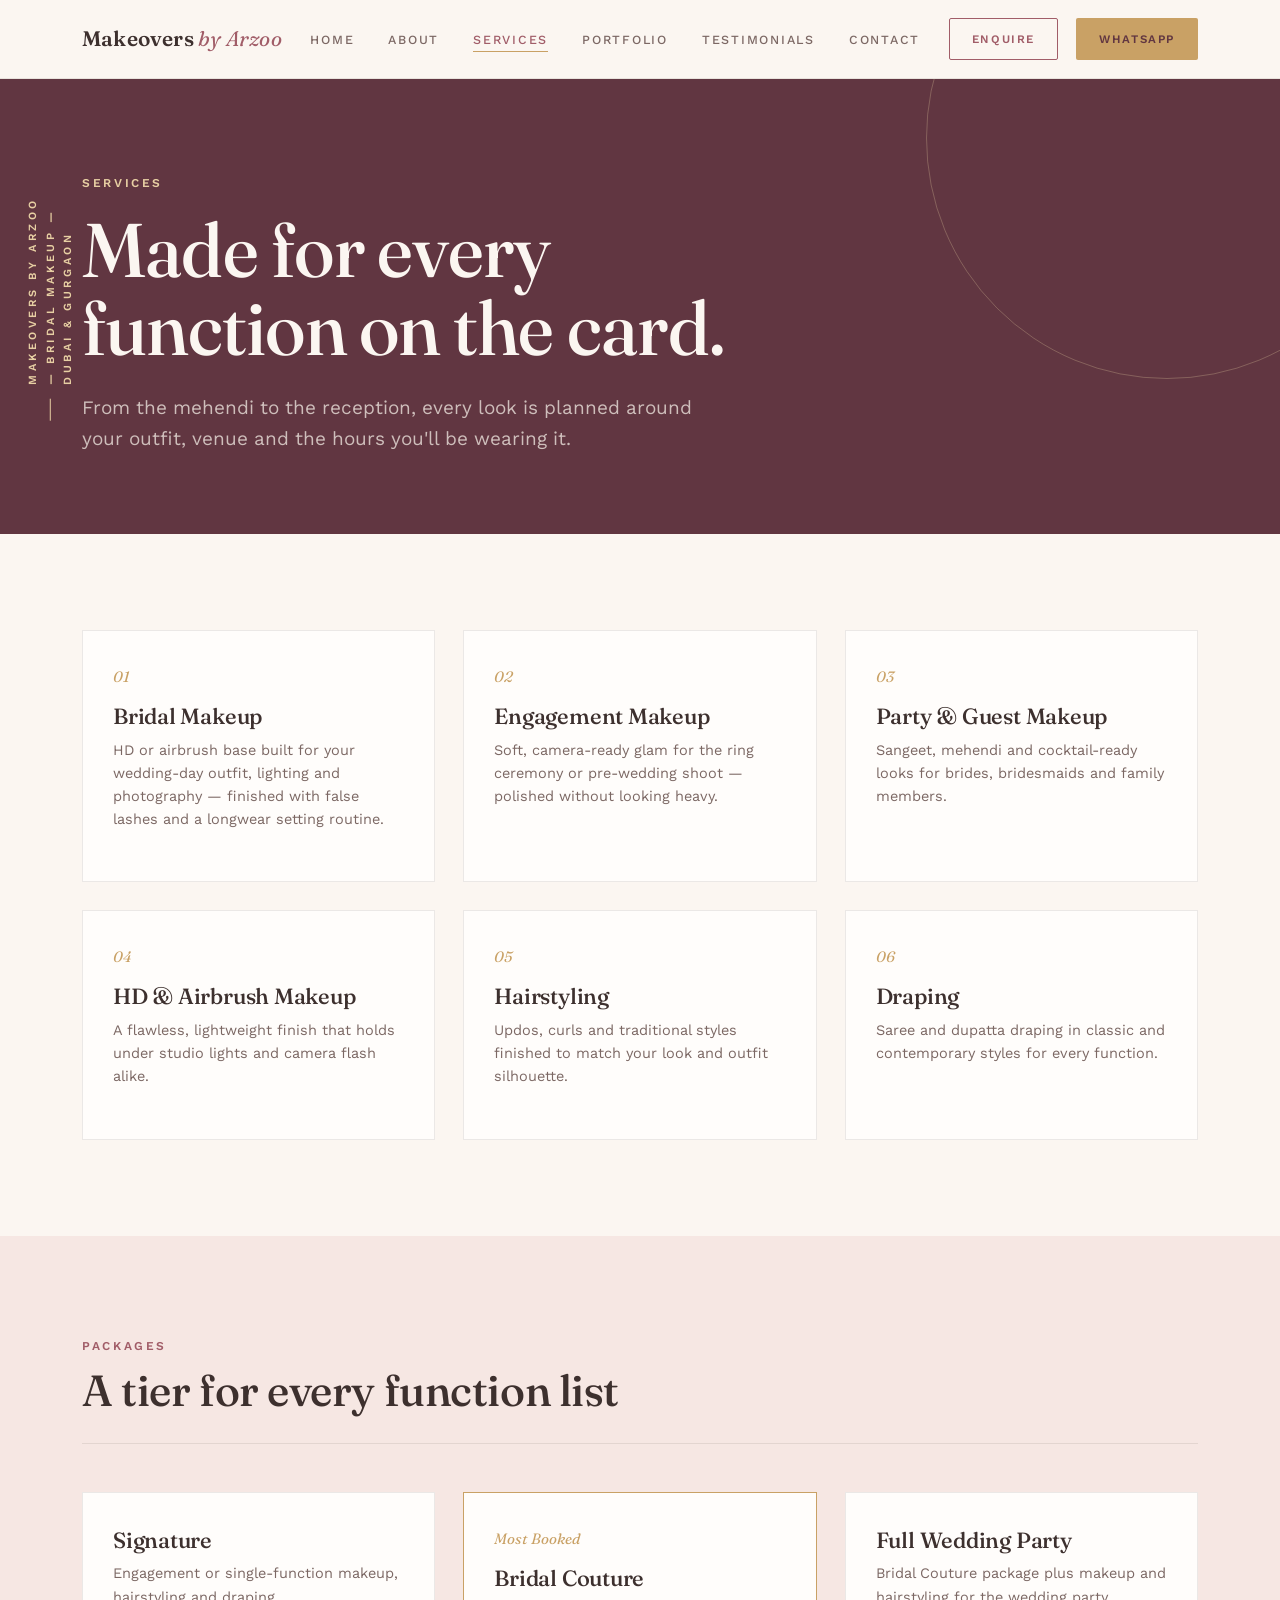
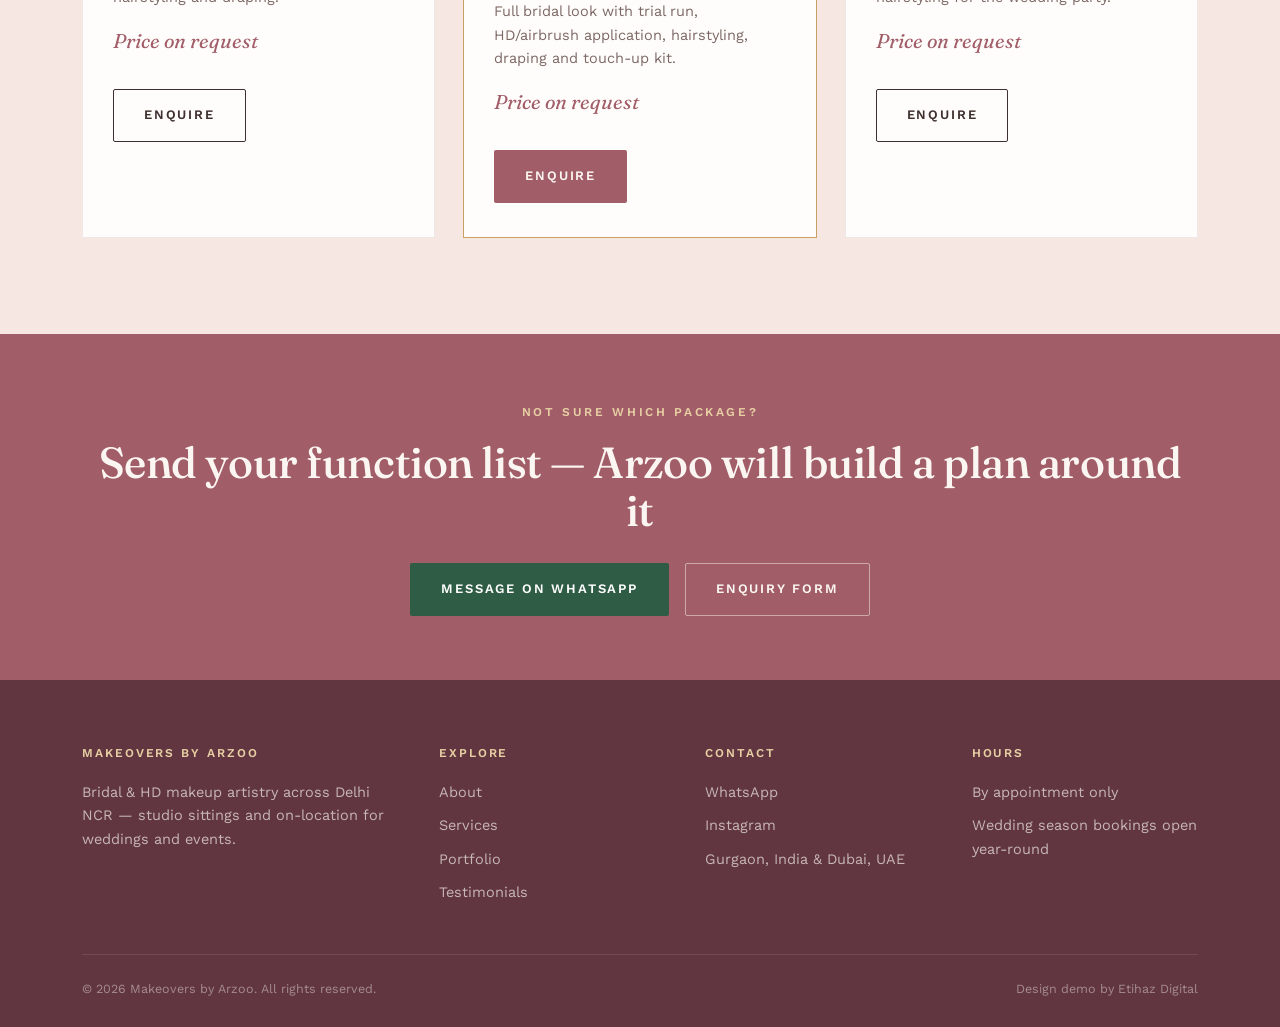
<file: services.html>
<!DOCTYPE html>
<html lang="en">
<head>
<meta charset="UTF-8">
<meta name="viewport" content="width=device-width, initial-scale=1.0">
<title>Services — Makeovers by Arzoo</title>
<link rel="stylesheet" href="assets/styles.css">
</head>
<body>

<header class="site-header">
  <nav class="nav">
    <a href="index.html" class="logo"><b>Makeovers</b> <em>by Arzoo</em></a>
    <ul class="nav-links">
      <li><a href="index.html">Home</a></li>
      <li><a href="about.html">About</a></li>
      <li><a href="services.html">Services</a></li>
      <li><a href="portfolio.html">Portfolio</a></li>
      <li><a href="testimonials.html">Testimonials</a></li>
      <li><a href="contact.html">Contact</a></li>
    </ul>
    <div class="nav-cta">
      <a href="contact.html" class="btn btn-ghost on-dark">Enquire</a>
      <a href="https://wa.me/919996642716" class="btn btn-gold" target="_blank" rel="noopener">WhatsApp</a>
    </div>
    <button class="hamburger" aria-label="Open menu"><span></span><span></span><span></span></button>
  </nav>
</header>

<div class="mobile-menu">
  <button class="close-btn" aria-label="Close menu">&times;</button>
  <a href="index.html">Home</a>
  <a href="about.html">About</a>
  <a href="services.html">Services</a>
  <a href="portfolio.html">Portfolio</a>
  <a href="testimonials.html">Testimonials</a>
  <a href="contact.html">Contact</a>
</div>

<section class="page-hero">
  <span class="spine">Makeovers by Arzoo — Bridal Makeup — Dubai &amp; Gurgaon</span>
  <div class="wrap">
    <span class="eyebrow">Services</span>
    <h1 class="mt-16">Made for every<br>function on the card.</h1>
    <p class="lede mt-24">From the mehendi to the reception, every look is planned around your outfit, venue and the hours you'll be wearing it.</p>
  </div>
</section>

<section>
  <div class="wrap">
    <div class="grid-3">
      <div class="card">
        <span class="num">01</span>
        <h3>Bridal Makeup</h3>
        <p class="mt-8" style="font-size:14.5px;">HD or airbrush base built for your wedding‑day outfit, lighting and photography — finished with false lashes and a longwear setting routine.</p>
      </div>
      <div class="card">
        <span class="num">02</span>
        <h3>Engagement Makeup</h3>
        <p class="mt-8" style="font-size:14.5px;">Soft, camera‑ready glam for the ring ceremony or pre‑wedding shoot — polished without looking heavy.</p>
      </div>
      <div class="card">
        <span class="num">03</span>
        <h3>Party &amp; Guest Makeup</h3>
        <p class="mt-8" style="font-size:14.5px;">Sangeet, mehendi and cocktail‑ready looks for brides, bridesmaids and family members.</p>
      </div>
      <div class="card">
        <span class="num">04</span>
        <h3>HD &amp; Airbrush Makeup</h3>
        <p class="mt-8" style="font-size:14.5px;">A flawless, lightweight finish that holds under studio lights and camera flash alike.</p>
      </div>
      <div class="card">
        <span class="num">05</span>
        <h3>Hairstyling</h3>
        <p class="mt-8" style="font-size:14.5px;">Updos, curls and traditional styles finished to match your look and outfit silhouette.</p>
      </div>
      <div class="card">
        <span class="num">06</span>
        <h3>Draping</h3>
        <p class="mt-8" style="font-size:14.5px;">Saree and dupatta draping in classic and contemporary styles for every function.</p>
      </div>
    </div>
  </div>
</section>

<section class="on-ivory-2">
  <div class="wrap">
    <div class="section-head">
      <div>
        <span class="eyebrow">Packages</span>
        <h2>A tier for every function list</h2>
      </div>
    </div>
    <div class="grid-3">
      <div class="card">
        <h3>Signature</h3>
        <p class="mt-8" style="font-size:14.5px;">Engagement or single‑function makeup, hairstyling and draping.</p>
        <p class="mt-16" style="font-family:var(--display); font-size:20px; font-style:italic; color:var(--wine);">Price on request</p>
        <a href="contact.html" class="btn btn-ghost mt-16" style="display:inline-flex;">Enquire</a>
      </div>
      <div class="card" style="border-color:var(--gold);">
        <span class="num">Most Booked</span>
        <h3>Bridal Couture</h3>
        <p class="mt-8" style="font-size:14.5px;">Full bridal look with trial run, HD/airbrush application, hairstyling, draping and touch‑up kit.</p>
        <p class="mt-16" style="font-family:var(--display); font-size:20px; font-style:italic; color:var(--wine);">Price on request</p>
        <a href="contact.html" class="btn btn-primary mt-16" style="display:inline-flex;">Enquire</a>
      </div>
      <div class="card">
        <h3>Full Wedding Party</h3>
        <p class="mt-8" style="font-size:14.5px;">Bridal Couture package plus makeup and hairstyling for the wedding party.</p>
        <p class="mt-16" style="font-family:var(--display); font-size:20px; font-style:italic; color:var(--wine);">Price on request</p>
        <a href="contact.html" class="btn btn-ghost mt-16" style="display:inline-flex;">Enquire</a>
      </div>
    </div>
  </div>
</section>

<section class="on-wine section-tight">
  <div class="wrap" style="text-align:center;">
    <span class="eyebrow on-dark">Not Sure Which Package?</span>
    <h2 class="mt-16">Send your function list — Arzoo will build a plan around it</h2>
    <div class="btn-row" style="display:flex; gap:16px; justify-content:center; margin-top:28px; flex-wrap:wrap;">
      <a href="https://wa.me/919996642716" class="btn btn-wa" target="_blank" rel="noopener">Message on WhatsApp</a>
      <a href="contact.html" class="btn btn-ghost on-dark">Enquiry Form</a>
    </div>
  </div>
</section>

<footer>
  <div class="wrap">
    <div class="footer-grid">
      <div>
        <h4>Makeovers by Arzoo</h4>
        <p>Bridal &amp; HD makeup artistry across Delhi NCR — studio sittings and on‑location for weddings and events.</p>
      </div>
      <div>
        <h4>Explore</h4>
        <a href="about.html" style="display:block;">About</a>
        <a href="services.html" style="display:block;">Services</a>
        <a href="portfolio.html" style="display:block;">Portfolio</a>
        <a href="testimonials.html" style="display:block;">Testimonials</a>
      </div>
      <div>
        <h4>Contact</h4>
        <a href="https://wa.me/919996642716" style="display:block;">WhatsApp</a>
        <a href="https://www.instagram.com/makeoversbyarzoo" style="display:block;" target="_blank" rel="noopener">Instagram</a>
        <p>Gurgaon, India &amp; Dubai, UAE</p>
      </div>
      <div>
        <h4>Hours</h4>
        <p>By appointment only</p>
        <p>Wedding season bookings open year‑round</p>
      </div>
    </div>
    <div class="footer-bottom">
      <span>&copy; 2026 Makeovers by Arzoo. All rights reserved.</span>
      <span>Design demo by Etihaz Digital</span>
    </div>
  </div>
</footer>

<script src="assets/script.js"></script>
</body>
</html>
</file>
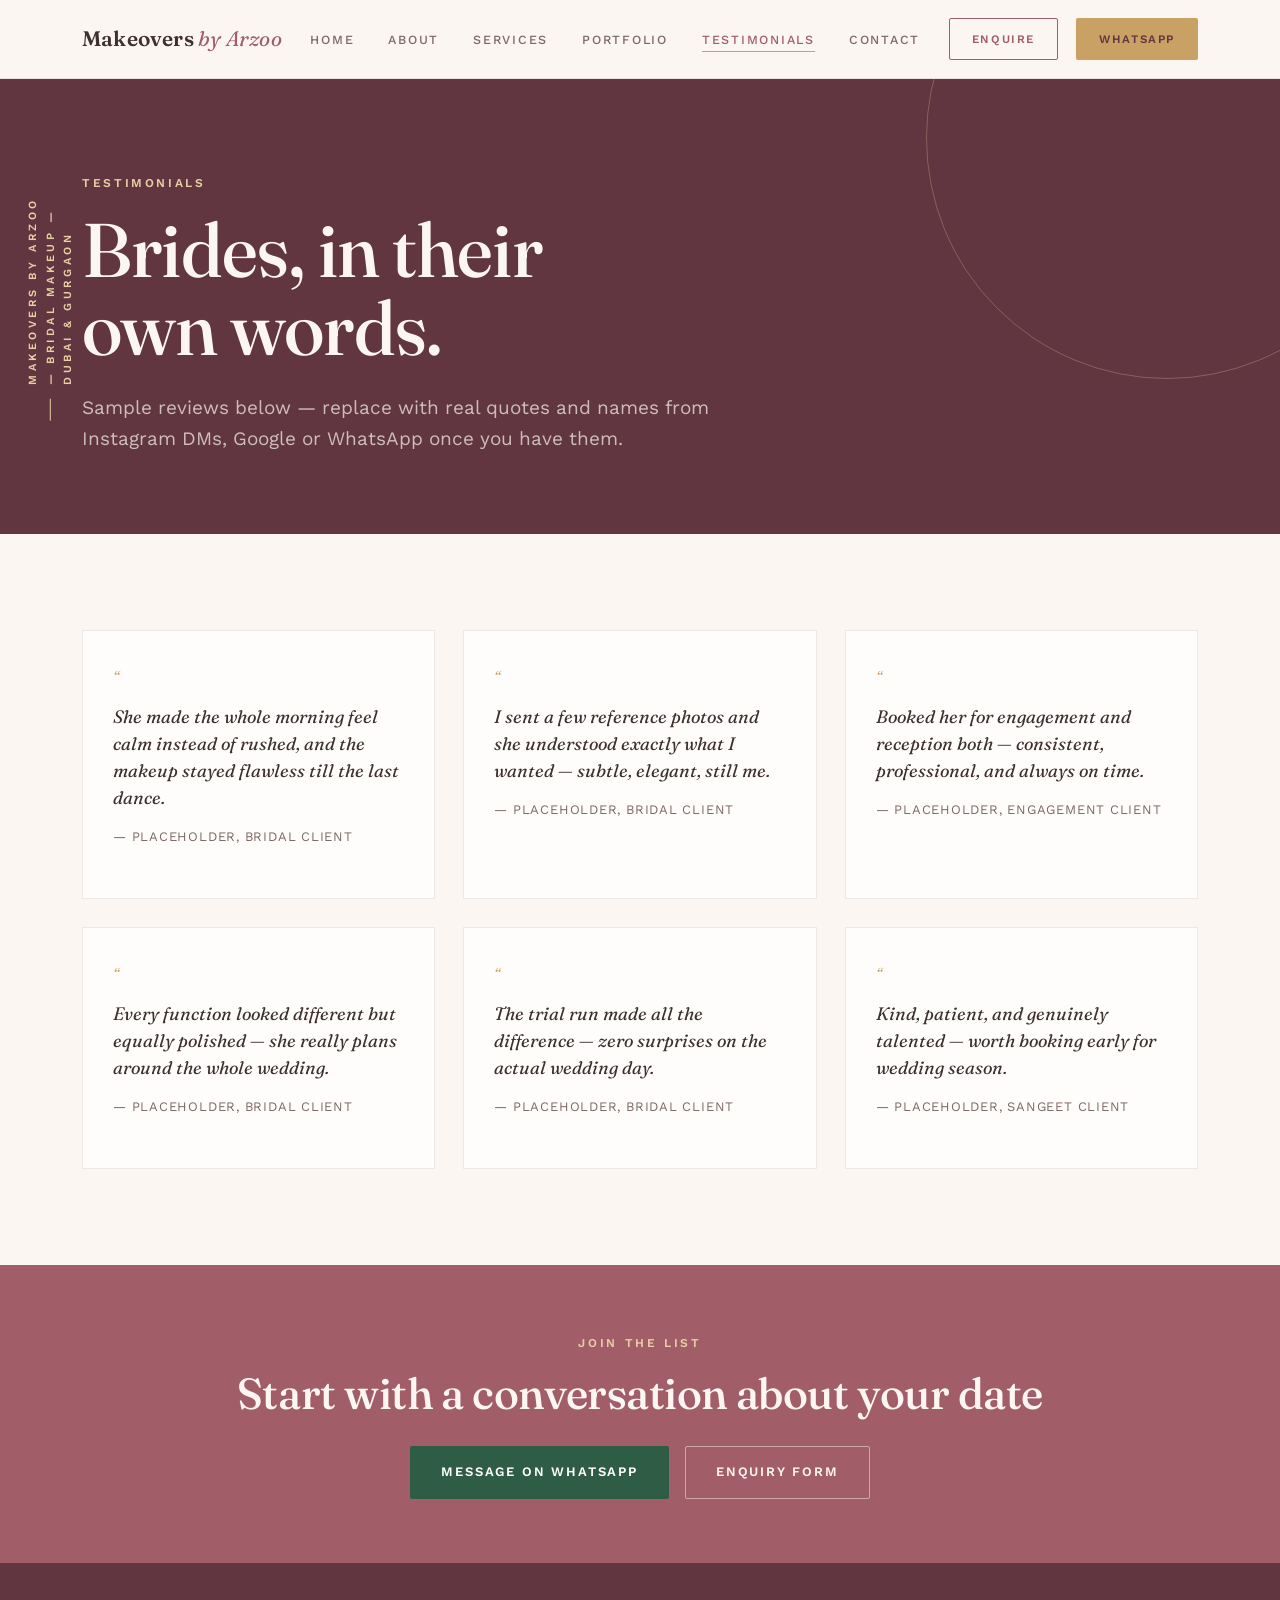
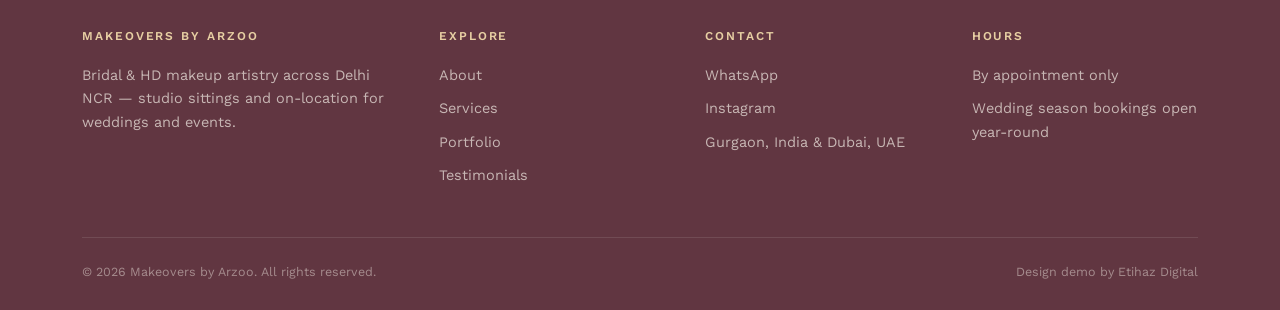
<file: testimonials.html>
<!DOCTYPE html>
<html lang="en">
<head>
<meta charset="UTF-8">
<meta name="viewport" content="width=device-width, initial-scale=1.0">
<title>Testimonials — Makeovers by Arzoo</title>
<link rel="stylesheet" href="assets/styles.css">
</head>
<body>

<header class="site-header">
  <nav class="nav">
    <a href="index.html" class="logo"><b>Makeovers</b> <em>by Arzoo</em></a>
    <ul class="nav-links">
      <li><a href="index.html">Home</a></li>
      <li><a href="about.html">About</a></li>
      <li><a href="services.html">Services</a></li>
      <li><a href="portfolio.html">Portfolio</a></li>
      <li><a href="testimonials.html">Testimonials</a></li>
      <li><a href="contact.html">Contact</a></li>
    </ul>
    <div class="nav-cta">
      <a href="contact.html" class="btn btn-ghost on-dark">Enquire</a>
      <a href="https://wa.me/919996642716" class="btn btn-gold" target="_blank" rel="noopener">WhatsApp</a>
    </div>
    <button class="hamburger" aria-label="Open menu"><span></span><span></span><span></span></button>
  </nav>
</header>

<div class="mobile-menu">
  <button class="close-btn" aria-label="Close menu">&times;</button>
  <a href="index.html">Home</a>
  <a href="about.html">About</a>
  <a href="services.html">Services</a>
  <a href="portfolio.html">Portfolio</a>
  <a href="testimonials.html">Testimonials</a>
  <a href="contact.html">Contact</a>
</div>

<section class="page-hero">
  <span class="spine">Makeovers by Arzoo — Bridal Makeup — Dubai &amp; Gurgaon</span>
  <div class="wrap">
    <span class="eyebrow">Testimonials</span>
    <h1 class="mt-16">Brides, in their<br>own words.</h1>
    <p class="lede mt-24">Sample reviews below — replace with real quotes and names from Instagram DMs, Google or WhatsApp once you have them.</p>
  </div>
</section>

<section>
  <div class="wrap grid-3">
    <div class="card">
      <span class="num">&ldquo;</span>
      <p style="color:var(--ink); font-family:var(--display); font-size:18px; font-style:italic; line-height:1.5;">She made the whole morning feel calm instead of rushed, and the makeup stayed flawless till the last dance.</p>
      <p class="mt-16" style="font-size:13px; letter-spacing:0.06em; text-transform:uppercase; color:var(--ink-soft);">— Placeholder, Bridal Client</p>
    </div>
    <div class="card">
      <span class="num">&ldquo;</span>
      <p style="color:var(--ink); font-family:var(--display); font-size:18px; font-style:italic; line-height:1.5;">I sent a few reference photos and she understood exactly what I wanted — subtle, elegant, still me.</p>
      <p class="mt-16" style="font-size:13px; letter-spacing:0.06em; text-transform:uppercase; color:var(--ink-soft);">— Placeholder, Bridal Client</p>
    </div>
    <div class="card">
      <span class="num">&ldquo;</span>
      <p style="color:var(--ink); font-family:var(--display); font-size:18px; font-style:italic; line-height:1.5;">Booked her for engagement and reception both — consistent, professional, and always on time.</p>
      <p class="mt-16" style="font-size:13px; letter-spacing:0.06em; text-transform:uppercase; color:var(--ink-soft);">— Placeholder, Engagement Client</p>
    </div>
    <div class="card">
      <span class="num">&ldquo;</span>
      <p style="color:var(--ink); font-family:var(--display); font-size:18px; font-style:italic; line-height:1.5;">Every function looked different but equally polished — she really plans around the whole wedding.</p>
      <p class="mt-16" style="font-size:13px; letter-spacing:0.06em; text-transform:uppercase; color:var(--ink-soft);">— Placeholder, Bridal Client</p>
    </div>
    <div class="card">
      <span class="num">&ldquo;</span>
      <p style="color:var(--ink); font-family:var(--display); font-size:18px; font-style:italic; line-height:1.5;">The trial run made all the difference — zero surprises on the actual wedding day.</p>
      <p class="mt-16" style="font-size:13px; letter-spacing:0.06em; text-transform:uppercase; color:var(--ink-soft);">— Placeholder, Bridal Client</p>
    </div>
    <div class="card">
      <span class="num">&ldquo;</span>
      <p style="color:var(--ink); font-family:var(--display); font-size:18px; font-style:italic; line-height:1.5;">Kind, patient, and genuinely talented — worth booking early for wedding season.</p>
      <p class="mt-16" style="font-size:13px; letter-spacing:0.06em; text-transform:uppercase; color:var(--ink-soft);">— Placeholder, Sangeet Client</p>
    </div>
  </div>
</section>

<section class="on-wine section-tight">
  <div class="wrap" style="text-align:center;">
    <span class="eyebrow on-dark">Join The List</span>
    <h2 class="mt-16">Start with a conversation about your date</h2>
    <div class="btn-row" style="display:flex; gap:16px; justify-content:center; margin-top:28px; flex-wrap:wrap;">
      <a href="https://wa.me/919996642716" class="btn btn-wa" target="_blank" rel="noopener">Message on WhatsApp</a>
      <a href="contact.html" class="btn btn-ghost on-dark">Enquiry Form</a>
    </div>
  </div>
</section>

<footer>
  <div class="wrap">
    <div class="footer-grid">
      <div>
        <h4>Makeovers by Arzoo</h4>
        <p>Bridal &amp; HD makeup artistry across Delhi NCR — studio sittings and on‑location for weddings and events.</p>
      </div>
      <div>
        <h4>Explore</h4>
        <a href="about.html" style="display:block;">About</a>
        <a href="services.html" style="display:block;">Services</a>
        <a href="portfolio.html" style="display:block;">Portfolio</a>
        <a href="testimonials.html" style="display:block;">Testimonials</a>
      </div>
      <div>
        <h4>Contact</h4>
        <a href="https://wa.me/919996642716" style="display:block;">WhatsApp</a>
        <a href="https://www.instagram.com/makeoversbyarzoo" style="display:block;" target="_blank" rel="noopener">Instagram</a>
        <p>Gurgaon, India &amp; Dubai, UAE</p>
      </div>
      <div>
        <h4>Hours</h4>
        <p>By appointment only</p>
        <p>Wedding season bookings open year‑round</p>
      </div>
    </div>
    <div class="footer-bottom">
      <span>&copy; 2026 Makeovers by Arzoo. All rights reserved.</span>
      <span>Design demo by Etihaz Digital</span>
    </div>
  </div>
</footer>

<script src="assets/script.js"></script>
</body>
</html>
</file>
<file: assets/styles.css>
/* ============================================================
   MAKEOVERS BY ARZOO — Design tokens
   Palette: soft blush ivory ground, dusty rose primary, champagne gold accent
   Type: Fraunces (display/editorial) + Work Sans (body/UI)
   ============================================================ */

@import url('https://fonts.googleapis.com/css2?family=Fraunces:ital,opsz,wght@0,9..144,300;0,9..144,400;0,9..144,500;0,9..144,600;1,9..144,400;1,9..144,500&family=Work+Sans:wght@300;400;500;600;700&display=swap');

:root{
  --ivory: #FBF6F1;
  --ivory-2: #F6E7E3;
  --card: #FFFDFB;
  --ink: #3D302E;
  --ink-soft: #7C6864;
  --wine: #A15D68;
  --wine-deep: #613641;
  --gold: #C9A165;
  --gold-soft: #E7CFA3;
  --line: rgba(61,48,46,0.10);

  --display: 'Fraunces', serif;
  --body: 'Work Sans', sans-serif;

  --container: 1180px;
  --radius: 2px;
}

*{ box-sizing: border-box; }
html{ scroll-behavior: smooth; }
body{
  margin:0;
  background: var(--ivory);
  color: var(--ink);
  font-family: var(--body);
  font-weight: 400;
  line-height: 1.6;
  -webkit-font-smoothing: antialiased;
}

img{ max-width:100%; display:block; }
a{ color: inherit; text-decoration:none; }
ul{ margin:0; padding:0; list-style:none; }
button{ font-family: inherit; cursor:pointer; }

.wrap{
  max-width: var(--container);
  margin: 0 auto;
  padding: 0 32px;
}

/* ---------- Eyebrow / labels ---------- */
.eyebrow{
  font-family: var(--body);
  font-size: 12px;
  letter-spacing: 0.22em;
  text-transform: uppercase;
  color: var(--wine);
  font-weight: 600;
}
.eyebrow.on-dark{ color: var(--gold-soft); }

/* ---------- Headings ---------- */
h1,h2,h3,h4{
  font-family: var(--display);
  font-weight: 500;
  color: var(--ink);
  margin: 0;
  letter-spacing: -0.01em;
}
h1{ font-size: clamp(40px, 6vw, 76px); line-height: 1.03; font-weight: 500; }
h2{ font-size: clamp(28px, 3.4vw, 44px); line-height: 1.1; }
h3{ font-size: 22px; line-height: 1.25; }
em, .italic{ font-style: italic; font-family: var(--display); }

p{ margin: 0 0 16px; color: var(--ink-soft); }
.lede{ font-size: 19px; line-height: 1.65; color: var(--ink-soft); max-width: 54ch; }

/* ---------- Buttons ---------- */
.btn{
  display: inline-flex;
  align-items:center;
  gap: 10px;
  padding: 15px 30px;
  border-radius: var(--radius);
  font-size: 13px;
  letter-spacing: 0.14em;
  text-transform: uppercase;
  font-weight: 600;
  border: 1px solid transparent;
  transition: all .25s ease;
  white-space: nowrap;
}
.btn-primary{ background: var(--wine); color: var(--ivory); }
.btn-primary:hover{ background: var(--wine-deep); }
.btn-ghost{ border-color: var(--ink); color: var(--ink); }
.btn-ghost:hover{ background: var(--ink); color: var(--ivory); }
.btn-ghost.on-dark{ border-color: rgba(248,243,234,0.5); color: var(--ivory); }
.btn-ghost.on-dark:hover{ background: var(--ivory); color: var(--wine-deep); }
.btn-gold{ background: var(--gold); color: var(--wine-deep); }
.btn-gold:hover{ background: var(--gold-soft); }
.btn-wa{ background:#2f5c45; color:#fff; }
.btn-wa:hover{ background:#254a37; }

/* ---------- Nav ---------- */
.site-header{
  position: sticky;
  top: 0;
  z-index: 100;
  background: rgba(251,246,241,0.92);
  backdrop-filter: blur(10px);
  border-bottom: 1px solid var(--line);
}
.nav{
  display:flex;
  align-items:center;
  justify-content: space-between;
  padding: 18px 32px;
  max-width: var(--container);
  margin: 0 auto;
}
.logo{
  font-family: var(--display);
  font-style: italic;
  font-size: 21px;
  color: var(--wine);
  letter-spacing: 0.01em;
}
.logo b{ font-style: normal; font-weight: 600; color: var(--ink); }
.nav-links{
  display:flex;
  align-items:center;
  gap: 34px;
}
.nav-links a{
  font-size: 12.5px;
  letter-spacing: 0.14em;
  text-transform: uppercase;
  color: var(--ink-soft);
  font-weight: 500;
  padding: 4px 0;
  border-bottom: 1px solid transparent;
  transition: all .2s ease;
}
.nav-links a:hover, .nav-links a.active{
  color: var(--wine);
  border-bottom-color: var(--gold);
}
.site-header .btn-ghost.on-dark{
  border-color: var(--wine);
  color: var(--wine);
}
.site-header .btn-ghost.on-dark:hover{
  background: var(--wine);
  color: var(--ivory);
}
.site-header .hamburger span{ background: var(--ink); }
.nav-cta{
  display:flex;
  align-items:center;
  gap: 18px;
}
.nav-cta .btn{ padding: 11px 22px; font-size: 11.5px; }
.hamburger{
  display:none;
  flex-direction: column;
  gap: 5px;
  background: none;
  border: none;
  padding: 6px;
}
.hamburger span{ width: 24px; height: 1.5px; background: var(--ivory); }

.mobile-menu{
  display:none;
  position: fixed;
  inset: 0;
  background: var(--wine-deep);
  z-index: 200;
  padding: 28px 32px;
  flex-direction: column;
}
.mobile-menu.open{ display:flex; }
.mobile-menu .close-btn{
  align-self: flex-end;
  background:none; border:none; color: var(--ivory);
  font-size: 28px; line-height: 1;
}
.mobile-menu a{
  font-family: var(--display);
  font-size: 30px;
  color: var(--ivory);
  padding: 16px 0;
  border-bottom: 1px solid rgba(255,255,255,0.1);
}

/* ---------- Page hero (interior pages) ---------- */
.page-hero{
  background: var(--wine-deep);
  color: var(--ivory);
  padding: 90px 0 64px;
  position: relative;
  overflow: hidden;
}
.page-hero::after{
  content:"";
  position:absolute; right:-10%; top:-40%;
  width: 480px; height: 480px;
  border: 1px solid rgba(231,207,163,0.28);
  border-radius: 50%;
}
.page-hero .eyebrow{ color: var(--gold-soft); }
.page-hero h1{ color: var(--ivory); }
.page-hero p{ color: rgba(248,243,234,0.72); }

/* ---------- Spine (signature element) ---------- */
.spine{
  position: absolute;
  left: 24px;
  top: 50%;
  transform: translateY(-50%) rotate(180deg);
  writing-mode: vertical-rl;
  font-size: 11px;
  letter-spacing: 0.32em;
  text-transform: uppercase;
  color: var(--gold-soft);
  font-weight: 600;
  display:flex;
  align-items:center;
  gap: 14px;
}
.spine::before{
  content:"";
  display:block;
  width: 1px; height: 60px;
  background: var(--gold-soft);
}

/* ---------- Sections ---------- */
section{ padding: 96px 0; }
.section-tight{ padding: 64px 0; }
.on-wine{ background: var(--wine); color: var(--ivory); }
.on-wine p{ color: rgba(248,243,234,0.75); }
.on-wine h2, .on-wine h3{ color: var(--ivory); }
.on-ivory-2{ background: var(--ivory-2); }

.section-head{
  display:flex;
  justify-content: space-between;
  align-items: flex-end;
  gap: 24px;
  margin-bottom: 48px;
  border-bottom: 1px solid var(--line);
  padding-bottom: 28px;
}
.section-head h2{ margin-top: 10px; }

/* ---------- Cards ---------- */
.card{
  background: var(--card);
  border: 1px solid var(--line);
  padding: 34px 30px;
}
.card .num{
  font-family: var(--display);
  font-style: italic;
  color: var(--gold);
  font-size: 15px;
  margin-bottom: 14px;
  display:block;
}

/* ---------- Placeholder art tiles (stand-in for real photography) ----------
   Soft pastel gradient + an original hand-drawn henna/paisley line motif —
   a nod to the mehndi work in Arzoo's own portfolio. Swap for real photos
   from her Instagram whenever they're ready; everything else stays the same. */
.art-tile{
  position: relative;
  overflow: hidden;
  background:
    linear-gradient(to top, rgba(61,48,46,0.42) 0%, rgba(61,48,46,0.06) 45%, transparent 60%),
    radial-gradient(120% 140% at 85% 90%, rgba(201,161,101,0.35), transparent 55%),
    radial-gradient(130% 150% at 10% 0%, rgba(255,255,255,0.65), transparent 55%),
    linear-gradient(150deg, #F6E2DD 0%, #E4B4B8 45%, #C98089 78%, #B8748A 100%);
  aspect-ratio: 4/5;
  display:flex;
  align-items:flex-end;
  color: var(--ivory);
}
.art-tile::before{
  content:"";
  position:absolute; inset:0;
  background-image: url("data:image/svg+xml,%3Csvg xmlns='http://www.w3.org/2000/svg' width='140' height='140' viewBox='0 0 140 140'%3E%3Cg fill='none' stroke='%23ffffff' stroke-width='1' opacity='0.4' stroke-linecap='round'%3E%3Cpath d='M70 30c22 0 34 16 28 34-6 17-26 22-36 10-7-8-3-19 7-19 7 0 11 6 6 11'/%3E%3Cpath d='M20 100c8-10 20-10 26 0s-2 20-12 16'/%3E%3Ccircle cx='108' cy='95' r='2.5'/%3E%3Ccircle cx='118' cy='104' r='1.8'/%3E%3Ccircle cx='126' cy='112' r='1.2'/%3E%3Cpath d='M14 34c10-8 22-4 24 6'/%3E%3C/g%3E%3C/svg%3E");
  background-size: 140px 140px;
  background-repeat: repeat;
  opacity: 0.55;
  mix-blend-mode: overlay;
}
.art-tile img{
  position:absolute; inset:0;
  width:100%; height:100%;
  object-fit: cover;
  object-position: center;
}
.art-tile .tag{
  position: relative;
  z-index: 1;
  padding: 18px;
  font-size: 11px;
  letter-spacing: 0.14em;
  text-transform: uppercase;
  color: rgba(248,243,234,0.85);
}
.art-tile.square{ aspect-ratio: 1/1; }
.art-tile.wide{ aspect-ratio: 4/3; }
.art-tile.tall{ aspect-ratio: 3/4.4; }

/* ---------- Footer ---------- */
footer{
  background: var(--wine-deep);
  color: rgba(248,243,234,0.75);
  padding: 64px 0 28px;
}
.footer-grid{
  display:grid;
  grid-template-columns: 1.4fr 1fr 1fr 1fr;
  gap: 40px;
  padding-bottom: 40px;
  border-bottom: 1px solid rgba(255,255,255,0.1);
}
.footer-grid h4{
  color: var(--gold-soft);
  font-size: 12px;
  letter-spacing: 0.16em;
  text-transform: uppercase;
  margin-bottom: 18px;
  font-family: var(--body);
  font-weight: 600;
}
.footer-grid a, .footer-grid p{ color: rgba(248,243,234,0.68); font-size: 14.5px; margin-bottom: 10px; }
.footer-grid a:hover{ color: var(--gold-soft); }
.footer-bottom{
  display:flex; justify-content: space-between; align-items:center;
  padding-top: 24px;
  font-size: 12.5px;
  color: rgba(248,243,234,0.45);
}

/* ---------- Grids / utility ---------- */
.grid-2{ display:grid; grid-template-columns: 1fr 1fr; gap: 60px; align-items:center; }
.grid-3{ display:grid; grid-template-columns: repeat(3,1fr); gap: 28px; }
.grid-4{ display:grid; grid-template-columns: repeat(4,1fr); gap: 24px; }
.center{ text-align:center; margin-left:auto; margin-right:auto; }
.mt-8{margin-top:8px;} .mt-16{margin-top:16px;} .mt-24{margin-top:24px;} .mt-40{margin-top:40px;} .mt-56{margin-top:56px;}

.rule-gold{ width: 56px; height: 2px; background: var(--gold); border:none; margin: 22px 0; }

.stat-row{ display:flex; gap: 48px; flex-wrap: wrap; }
.stat-row .stat b{ display:block; font-family: var(--display); font-size: 30px; color: var(--wine); }
.stat-row .stat span{ font-size: 12.5px; letter-spacing: 0.08em; text-transform: uppercase; color: var(--ink-soft); }
.on-wine .stat-row .stat b{ color: var(--gold-soft); }
.on-wine .stat-row .stat span{ color: rgba(248,243,234,0.65); }

/* ---------- Lightbox ---------- */
.lightbox{
  position: fixed; inset:0; background: rgba(20,10,12,0.92);
  display:none; align-items:center; justify-content:center; z-index: 300; padding: 40px;
}
.lightbox.open{ display:flex; }
.lightbox .box{ max-width: 640px; width:100%; }
.lightbox .close-btn{ position:absolute; top: 28px; right: 36px; background:none; border:none; color:#fff; font-size:28px; }

/* ---------- Responsive ---------- */
html, body{ overflow-x: hidden; }

@media (max-width: 980px){
  .nav-links, .nav-cta .btn-ghost{ display:none; }
  .hamburger{ display:flex; }
  .nav{ justify-content: flex-start; }
  .nav-cta{ margin-left: auto; margin-right: 14px; }
  .grid-2{ grid-template-columns: 1fr; gap: 32px; }
  .grid-3{ grid-template-columns: 1fr 1fr; }
  .grid-4{ grid-template-columns: 1fr 1fr; }
  .footer-grid{ grid-template-columns: 1fr 1fr; }
  .spine{ display:none; }
}

@media (max-width: 620px){
  .wrap{ padding: 0 20px; }
  section{ padding: 56px 0; }
  .section-tight{ padding: 44px 0; }
  .grid-3, .grid-4{ grid-template-columns: 1fr 1fr; gap: 14px; }
  .footer-grid{ grid-template-columns: 1fr; gap: 32px; }
  .footer-bottom{ flex-direction: column; gap: 10px; align-items:flex-start; }
  .section-head{ flex-direction: column; align-items: flex-start; gap: 14px; margin-bottom: 32px; padding-bottom: 20px; }

  /* header */
  .nav{ padding: 14px 20px; }
  .logo{ font-size: 17px; }
  .nav-cta{ margin-right: 10px; }
  .nav-cta .btn{ padding: 9px 16px; font-size: 10px; letter-spacing: 0.1em; }
  .hamburger{ padding: 4px; }
  .hamburger span{ width: 21px; }
  .mobile-menu{ padding: 22px 22px; }
  .mobile-menu a{ font-size: 24px; padding: 13px 0; }

  /* type */
  .lede{ font-size: 16.5px; }
  h3{ font-size: 19px; }
  .eyebrow{ font-size: 11px; letter-spacing: 0.16em; }

  /* buttons: full width and stacked wherever they're grouped as a CTA row */
  .btn{ padding: 14px 22px; font-size: 12px; }
  .btn-row{ flex-direction: column !important; align-items: stretch !important; gap: 12px !important; width: 100%; }
  .btn-row .btn{ width: 100%; justify-content: center; }

  /* cards */
  .card{ padding: 26px 22px; }

  /* hero portrait shouldn't dominate the screen on phones */
  .art-tile.tall{ aspect-ratio: 4/3.6; }

  /* page hero */
  .page-hero{ padding: 56px 0 40px; }
  .page-hero::after{ width: 260px; height: 260px; right: -20%; top: -25%; }

  /* stats */
  .stat-row{ gap: 28px; }
  .stat-row .stat b{ font-size: 25px; }

  /* portfolio filters: no cramped scroll, wrap cleanly */
  .filters{ gap: 8px; }
  .filter-btn{ padding: 8px 16px; font-size: 11px; }

  /* footer */
  footer{ padding: 48px 0 24px; }
}

@media (max-width: 400px){
  .logo{ font-size: 15.5px; }
  .nav{ padding: 12px 16px; }
  .nav-cta .btn{ padding: 8px 13px; font-size: 9.5px; }
  h1{ font-size: 34px; }
}
</file>
